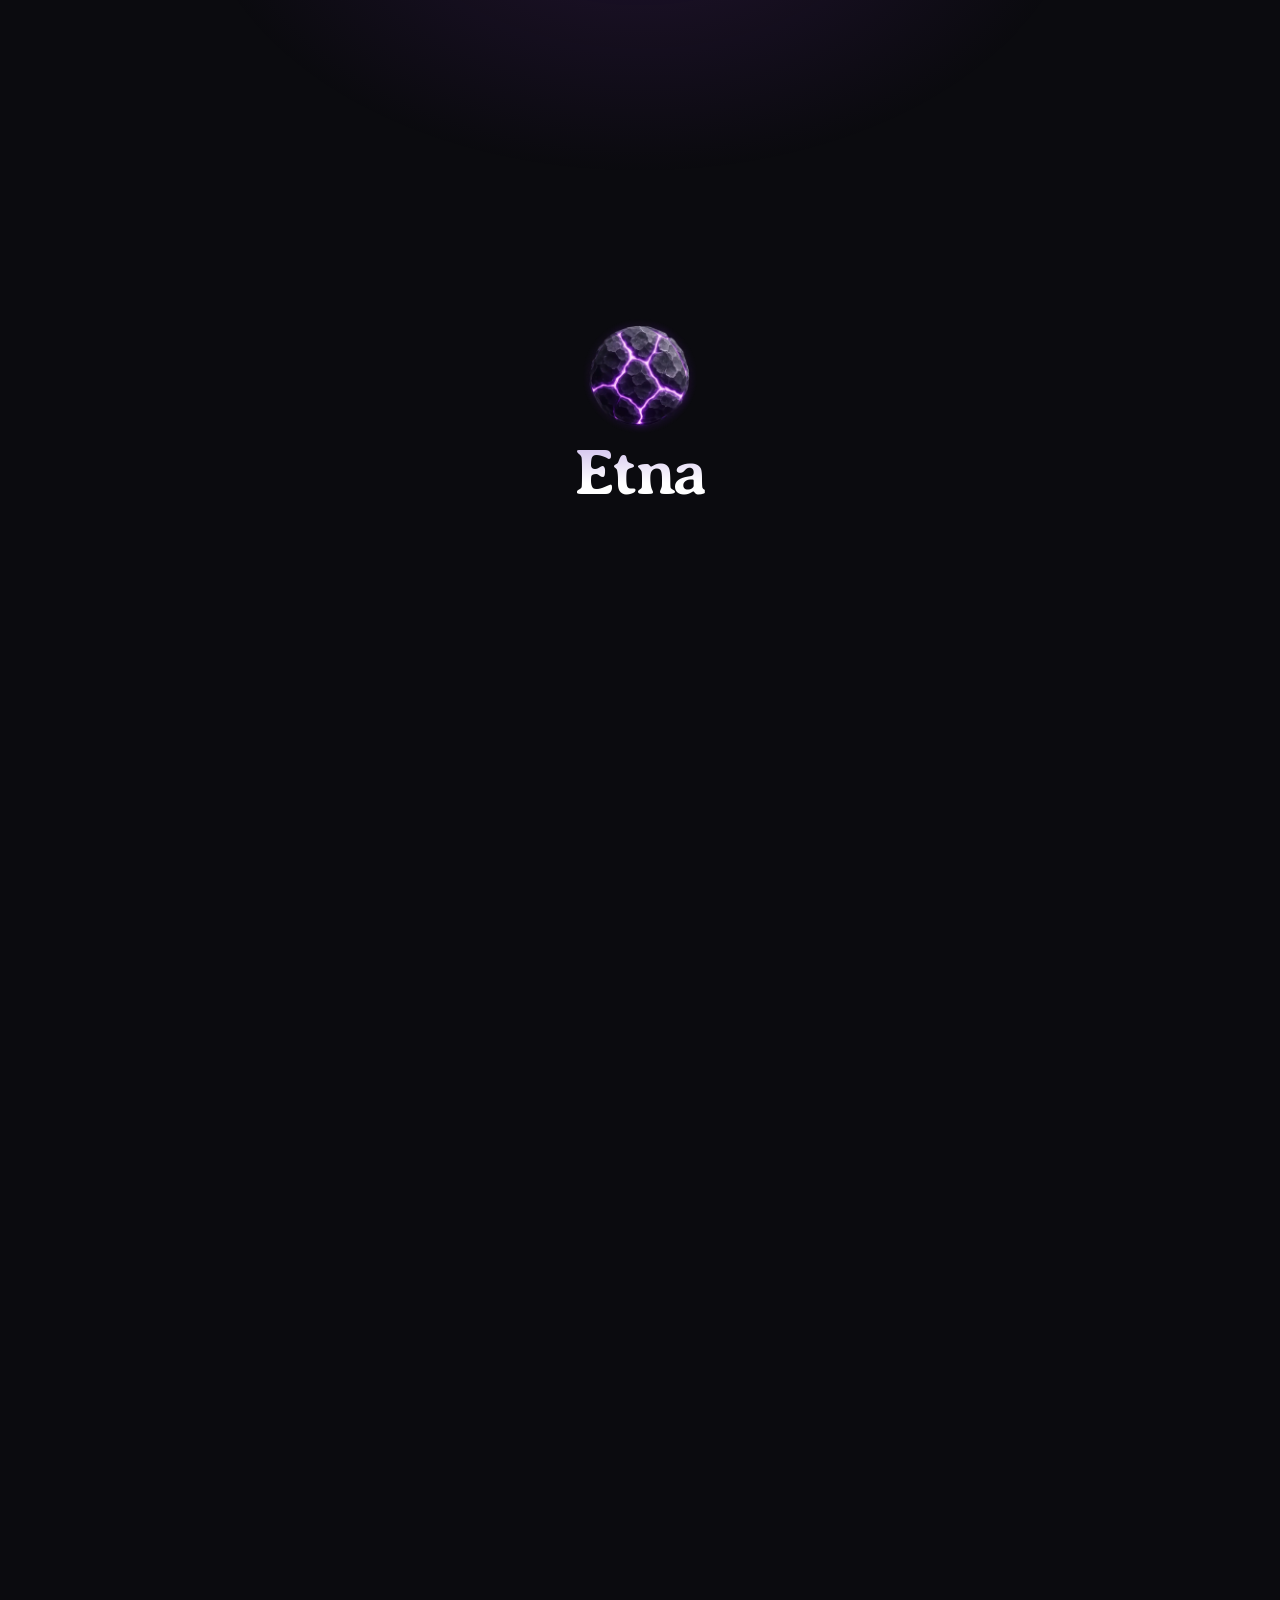
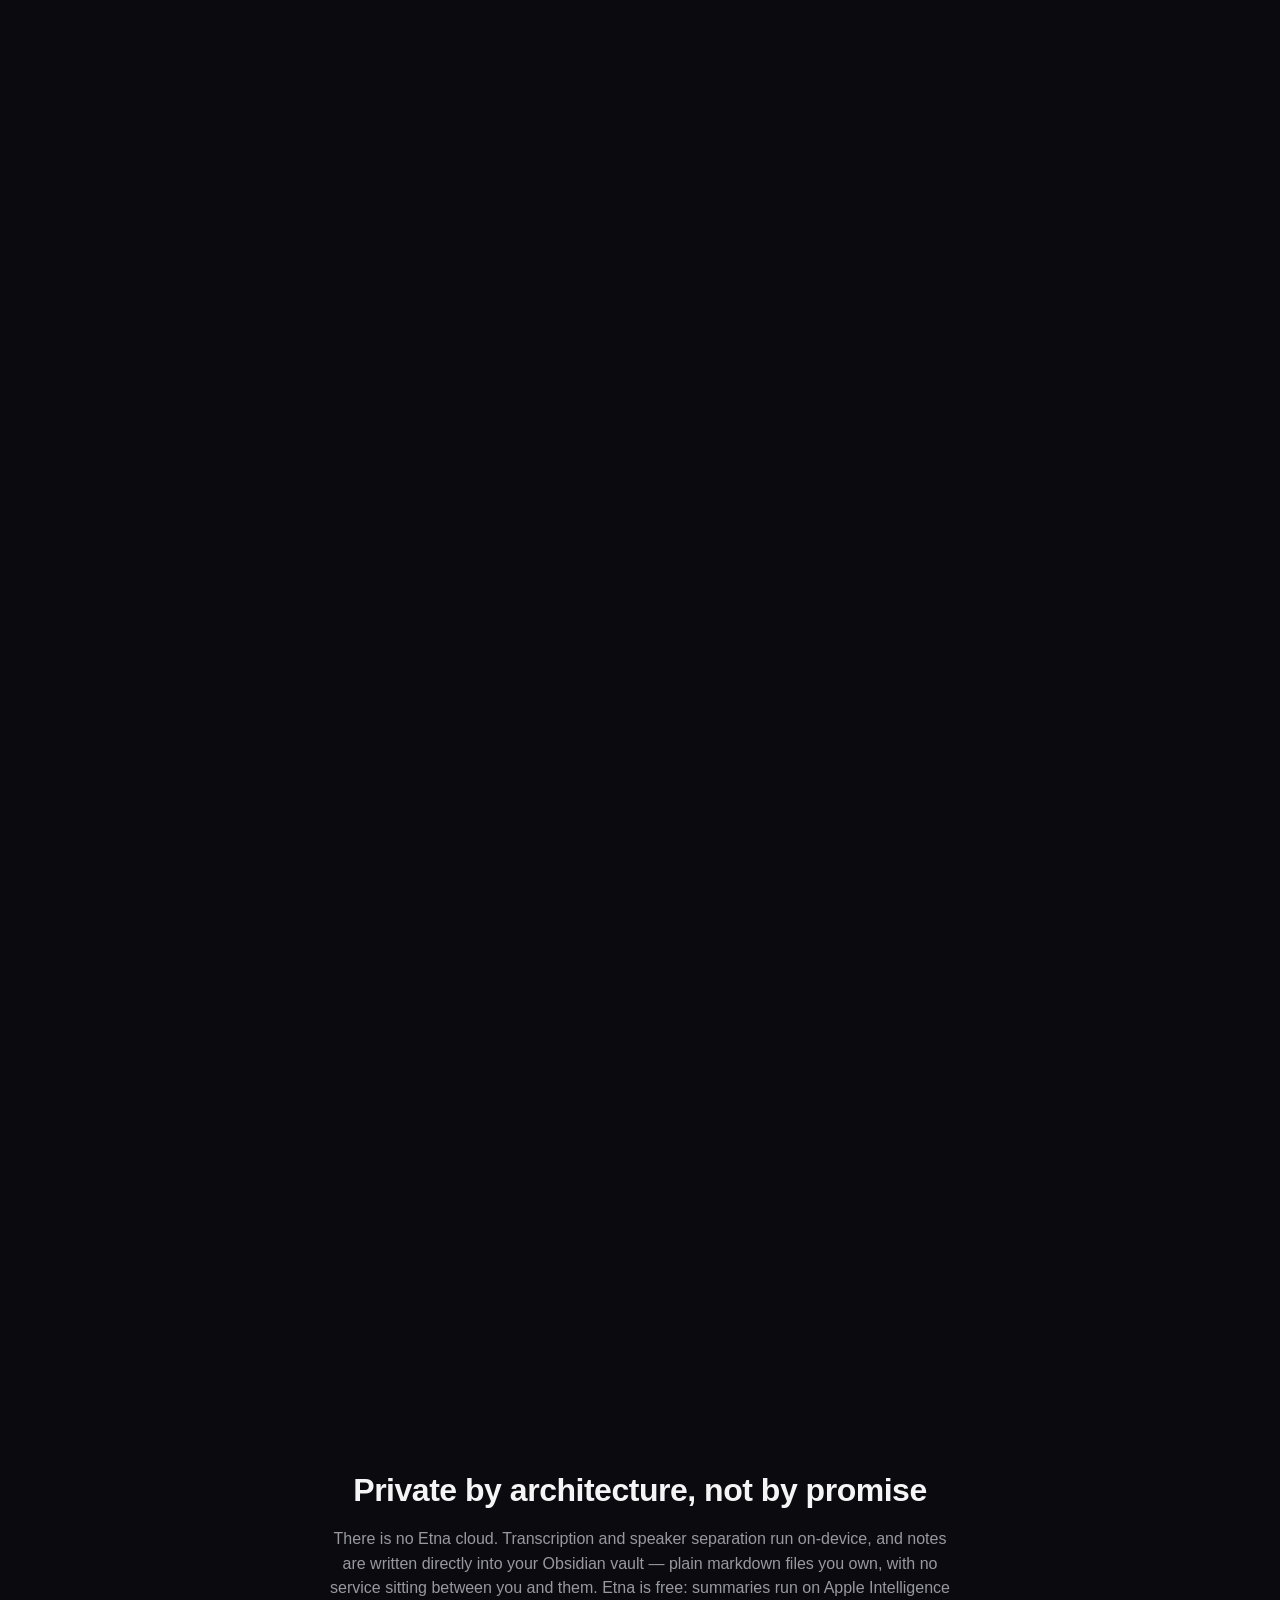
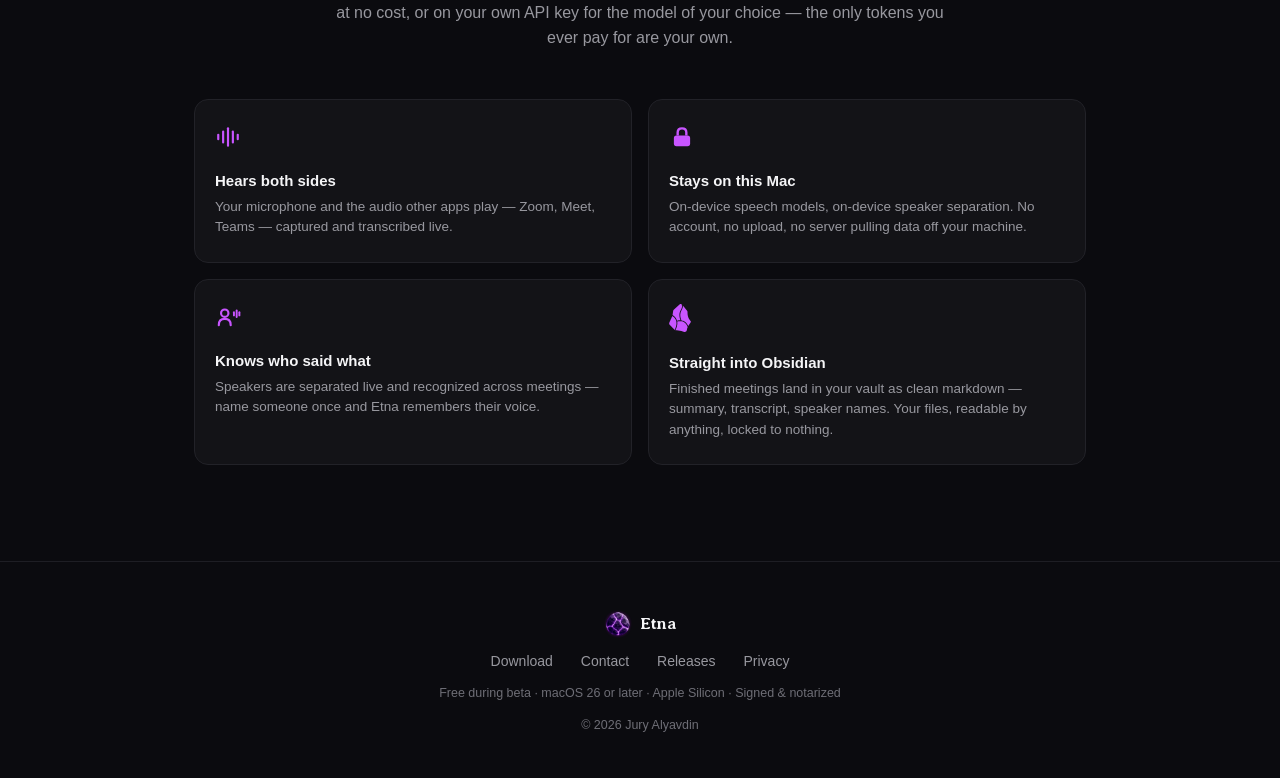
<file: index.html>
<!doctype html>
<html lang="en">
<head>
<meta charset="utf-8">
<meta name="viewport" content="width=device-width, initial-scale=1">
<title>Etna — Meeting notes, living natively on your Mac</title>
<meta name="description" content="Etna records both sides of your calls, transcribes them entirely on your Mac, and writes notes straight into your Obsidian vault. No servers, no subscription — your meetings never leave the device.">
<meta name="theme-color" content="#000000">
<link rel="icon" href="assets/favicon.svg" type="image/svg+xml">
<meta property="og:type" content="website">
<meta property="og:title" content="Etna — Meeting notes, living natively on your Mac">
<meta property="og:description" content="On-device meeting transcription that writes straight into your Obsidian vault. No servers, no subscription — your meetings never leave your Mac.">
<meta property="og:image" content="https://etnanote.com/assets/og-image.png">
<meta property="og:url" content="https://etnanote.com/">
<link rel="canonical" href="https://etnanote.com/">
<meta name="twitter:card" content="summary_large_image">
<link rel="stylesheet" href="style.css">
</head>
<body>

<main>

  <!-- ============ HERO + SCROLL ZOOM (one pinned section) ============ -->
  <section class="zoom" id="zoom">
    <div class="zoom__sticky" id="sticky">

      <header class="hero" id="hero">
        <div class="hero__brand">
          <video class="hero__orb" src="assets/etna-stone.mp4" poster="assets/etna-stone-poster.jpg"
                 autoplay muted loop playsinline width="48" height="48"></video>
          <span>Etna</span>
        </div>
      </header>

      <!-- scroll nudge: a purple thread falls below the lockup at rest -->
      <div class="scroll-nudge" id="scrollNudge" aria-hidden="true"></div>

      <!-- aurora behind the zoomed Mac -->
      <div class="zoom__aurora" id="aurora" aria-hidden="true"></div>

      <!-- MacBook running a fake meeting -->
      <div class="macbook" id="macbook" aria-hidden="true">
        <div class="mb-lid">
          <div class="mb-screen">

            <div class="meet">
              <div class="tile">
                <video src="assets/people/maya.mp4" autoplay muted loop playsinline></video>
                <span class="nametag">Maya</span>
              </div>
              <div class="tile">
                <video src="assets/people/tom.mp4" autoplay muted loop playsinline></video>
                <span class="nametag">Tom</span>
              </div>
              <div class="tile" style="--i:1">
                <video src="assets/people/marco.mp4" autoplay muted loop playsinline></video>
                <span class="ring"></span>
                <span class="nametag"><span class="mini-wave"><i></i><i></i><i></i></span>Marco</span>
              </div>
              <div class="tile" style="--i:0">
                <video src="assets/people/lena.mp4" autoplay muted loop playsinline></video>
                <span class="ring"></span>
                <span class="nametag"><span class="mini-wave"><i></i><i></i><i></i></span>Lena</span>
              </div>
              <div class="tile">
                <video src="assets/people/omar.mp4" autoplay muted loop playsinline></video>
                <span class="nametag">Omar</span>
              </div>
              <div class="tile tile--you">
                <video src="assets/people/you.mp4" autoplay muted loop playsinline></video>
                <span class="nametag"><svg class="mic-off" viewBox="0 0 12 12" width="8" height="8"><rect x="4.4" y="1.5" width="3.2" height="5.4" rx="1.6" fill="#ff6b62"/><path d="M3 6.2 Q3 9 6 9 Q9 9 9 6.2" stroke="#ff6b62" stroke-width="1" fill="none" stroke-linecap="round"/><line x1="6" y1="9" x2="6" y2="10.6" stroke="#ff6b62" stroke-width="1" stroke-linecap="round"/><line x1="2.2" y1="1.4" x2="9.8" y2="10.4" stroke="#ff453a" stroke-width="1.2" stroke-linecap="round"/></svg>Dan</span>
              </div>
            </div>

            <div class="meet__controls">
              <span></span><span></span><span class="end"></span>
            </div>

            <!-- Etna's notch island, live during the meeting -->
            <div class="island" id="mockIsland">
              <b class="island-bg"></b>
              <span class="wave"><i></i><i></i><i></i><i></i><i></i></span>
              <span class="timer js-timer">12:34</span>
            </div>

            <!-- luminous wash while the lid is ajar: the slit reads as
                 light, then resolves into the meeting as the lid opens -->
            <i class="mb-veil"></i>

          </div>
          <!-- aluminum lid back: visible only while the lid's rear faces
               the camera, so the screen never shines through the cover -->
          <i class="mb-lidback"></i>
        </div>
        <div class="mb-deck"><i class="mb-glow"></i><b class="mb-base"></b></div>
      </div>

      <!-- bottom melt: dissolves the zoomed Mac's cut edge into the page -->
      <div class="zoom__fade" id="zoomFade" aria-hidden="true"></div>

      <!-- Full-size notch panel: the app's onboarding first screen.
           The positioner is never zoomed; the panel inside carries the zoom. -->
      <div class="panel-pos" id="panelPos">
      <div class="panel" id="panel">
        <div class="panel__strip" aria-hidden="true">
          <span class="wave"><i></i><i></i><i></i><i></i><i></i></span>
          <span class="timer js-timer">12:34</span>
        </div>
        <div class="panel__body">
          <div class="panel__copy">
            <img class="panel__stone" src="assets/etna-stone.png" alt="" width="110" height="110">
            <h1>Meeting notes,<br>living natively on your&nbsp;Mac</h1>
            <p class="panel__sub">Etna records both sides of your calls, transcribes them entirely on-device, and writes clean markdown straight into your Obsidian vault. No servers, no subscription.</p>
          </div>
          <!-- second beat: the copy hands off to a transcript-style dialogue
               that scrolls like the app's live feed as turns arrive -->
          <div class="panel__dialog" aria-hidden="true">
            <div class="dlg" id="dlgScroll">
              <div class="msg msg--them msg--lena"><span>Lena</span><b><i class="msg__dots"><i></i><i></i><i></i></i><i class="msg__txt">Wait — you weren't taking notes this whole call?</i></b></div>
              <div class="msg msg--me"><span>Me</span><b><i class="msg__dots"><i></i><i></i><i></i></i><i class="msg__txt">Etna was. Right there on my Mac.</i></b></div>
              <div class="msg msg--them msg--marco"><span>Marco</span><b><i class="msg__dots"><i></i><i></i><i></i></i><i class="msg__txt">Where? You've been sharing your screen this whole time.</i></b></div>
              <div class="msg msg--me"><span>Me</span><b><i class="msg__dots"><i></i><i></i><i></i></i><i class="msg__txt">You can't see it — Etna ignores screen sharing. No one gets disturbed by its interface, and my notes stay mine.</i></b></div>
              <div class="msg msg--them msg--lena"><span>Lena</span><b><i class="msg__dots"><i></i><i></i><i></i></i><i class="msg__txt">So where do the notes end up?</i></b></div>
              <div class="msg msg--me"><span>Me</span><b><i class="msg__dots"><i></i><i></i><i></i></i><i class="msg__txt">Right after this meeting it's summarized automatically and lands in my Obsidian vault.</i></b></div>
              <div class="msg msg--them msg--marco"><span>Marco</span><b><i class="msg__dots"><i></i><i></i><i></i></i><i class="msg__txt">You didn't even start it, did you?</i></b></div>
              <div class="msg msg--me"><span>Me</span><b><i class="msg__dots"><i></i><i></i><i></i></i><i class="msg__txt">Never do. It detects the meeting, figures out who's talking, and writes it all down by itself.</i></b></div>
              <div class="msg msg--them msg--lena"><span>Lena</span><b><i class="msg__dots"><i></i><i></i><i></i></i><i class="msg__txt">And next week, when we've forgotten all of this?</i></b></div>
              <div class="msg msg--me"><span>Me</span><b><i class="msg__dots"><i></i><i></i><i></i></i><i class="msg__txt">It keeps a memory for every project we mention. The more meetings I have, the smarter my vault gets — all the dots connect.</i></b></div>
            </div>
          </div>
          <a class="cta-capsule" href="https://github.com/flip-sorry/etna-releases/releases/latest/download/Etna.dmg">Download Etna</a>
        </div>
      </div>
      </div>

    </div>
  </section>

  <!-- ============ VALUE PROPS ============ -->
  <section class="value">
    <h2>Private by architecture, not by promise</h2>
    <p class="value__lead">There is no Etna cloud. Transcription and speaker separation run on-device, and notes are written directly into your Obsidian vault — plain markdown files you own, with no service sitting between you and them. Etna is free: summaries run on Apple&nbsp;Intelligence at no cost, or on your own API key for the model of your choice — the only tokens you ever pay for are your own.</p>
    <div class="value__grid">
      <article>
        <svg viewBox="0 0 24 24" width="26" height="26" aria-hidden="true"><g stroke="currentColor" stroke-width="2" stroke-linecap="round"><line x1="3" y1="10" x2="3" y2="14"/><line x1="7.5" y1="7" x2="7.5" y2="17"/><line x1="12" y1="4" x2="12" y2="20"/><line x1="16.5" y1="7" x2="16.5" y2="17"/><line x1="21" y1="10" x2="21" y2="14"/></g></svg>
        <h3>Hears both sides</h3>
        <p>Your microphone and the audio other apps play — Zoom, Meet, Teams — captured and transcribed live.</p>
      </article>
      <article>
        <svg viewBox="0 0 24 24" width="26" height="26" aria-hidden="true"><rect x="4.5" y="10.5" width="15" height="10" rx="2.4" fill="currentColor"/><path d="M8 10.5 V7.8 Q8 4 12 4 Q16 4 16 7.8 V10.5" stroke="currentColor" stroke-width="2.2" fill="none"/></svg>
        <h3>Stays on this Mac</h3>
        <p>On-device speech models, on-device speaker separation. No account, no upload, no server pulling data off your machine.</p>
      </article>
      <article>
        <svg viewBox="0 0 24 24" width="26" height="26" aria-hidden="true"><circle cx="9" cy="8.5" r="3.4" fill="none" stroke="currentColor" stroke-width="2"/><path d="M3.5 19.5 Q3.5 13.8 9 13.8 Q14.5 13.8 14.5 19.5" fill="none" stroke="currentColor" stroke-width="2" stroke-linecap="round"/><g stroke="currentColor" stroke-width="1.8" stroke-linecap="round"><line x1="17.5" y1="7.5" x2="17.5" y2="10.5"/><line x1="20" y1="6" x2="20" y2="12"/><line x1="22.5" y1="7.5" x2="22.5" y2="10.5"/></g></svg>
        <h3>Knows who said what</h3>
        <p>Speakers are separated live and recognized across meetings — name someone once and Etna remembers their voice.</p>
      </article>
      <article>
        <svg viewBox="0 0 311 401" width="22" height="28" aria-hidden="true"><path fill="currentColor" d="M115.496 251.754C144.334 245.221 171.673 243.036 196.461 252.313C221.931 261.846 245.869 283.948 265.853 329.04C259.386 343.221 255.921 358.613 254.103 372.124C251.641 390.407 233.752 404.689 215.975 399.758C190.644 392.778 161.315 381.893 134.925 379.864C131.449 379.597 94.565 376.801 94.4785 376.794C93.1143 376.697 91.7678 376.494 90.4492 376.193C115.645 324.784 121.058 284.005 115.496 251.754ZM45.6719 171.174C63.5251 183.006 85.163 201.467 96.8867 230.066C109.806 261.582 111.176 306.66 79.6475 370.964C78.8034 370.284 77.9964 369.552 77.2344 368.768L7.54199 296.993C-0.0744281 289.151 -2.1366 277.454 2.33886 267.479C2.41869 267.304 38.0884 188.904 45.6719 171.174ZM257.048 98.165C260.966 103.145 262.975 109.333 263.005 115.669C263.084 132.339 264.459 166.563 273.675 188.605C282.64 210.046 299.093 233.202 307.692 244.597C310.992 248.97 311.498 254.883 308.71 259.6C302.641 269.875 290.65 289.606 273.675 314.92C273.45 315.255 273.229 315.591 273.009 315.929C252.842 274.169 228.281 251.409 200.666 241.074C192.941 238.183 185.058 236.3 177.071 235.225C162.812 198.643 158.597 171.486 159.525 150.092C160.477 128.178 166.838 111.843 174.095 97.0596C181.194 82.597 189.935 68.3539 194.031 52.5117C196.604 42.5608 197.409 31.9452 195.406 19.8555L257.048 98.165ZM148.974 6.84765C157.211 -0.562172 168.715 -1.86292 178.079 2.48241C185.753 22.1361 185.73 36.6775 182.413 49.5078C178.726 63.7703 171.123 75.881 163.322 91.7734C155.679 107.345 148.587 125.37 147.536 149.572C146.567 171.907 150.758 199.102 163.821 234.154C147.012 233.651 129.879 236.191 112.905 240.035C111.531 234.965 109.88 230.128 107.989 225.516C94.1611 191.782 68.0846 171.155 48.7715 158.882C51.2497 143.905 55.3225 114.556 57.9893 96.875C58.9119 90.759 61.931 85.1522 66.5293 81.0156L148.974 6.84765Z"/></svg>
        <h3>Straight into Obsidian</h3>
        <p>Finished meetings land in your vault as clean markdown — summary, transcript, speaker names. Your files, readable by anything, locked to nothing.</p>
      </article>
    </div>
  </section>

</main>

<footer>
  <div class="footer__brand">
    <img src="assets/etna-stone.png" alt="" width="28" height="28">
    <span>Etna</span>
  </div>
  <nav class="footer__links">
    <a href="https://github.com/flip-sorry/etna-releases/releases/latest/download/Etna.dmg">Download</a>
    <a href="mailto:mail@j-alyavdin.com">Contact</a>
    <a href="https://github.com/flip-sorry/etna-releases">Releases</a>
    <a href="/privacy">Privacy</a>
  </nav>
  <p class="footer__fine">Free during beta · macOS 26 or later · Apple Silicon · Signed &amp; notarized</p>
  <p class="footer__fine">© 2026 Jury Alyavdin</p>
</footer>

<script src="script.js"></script>
</body>
</html>
</file>
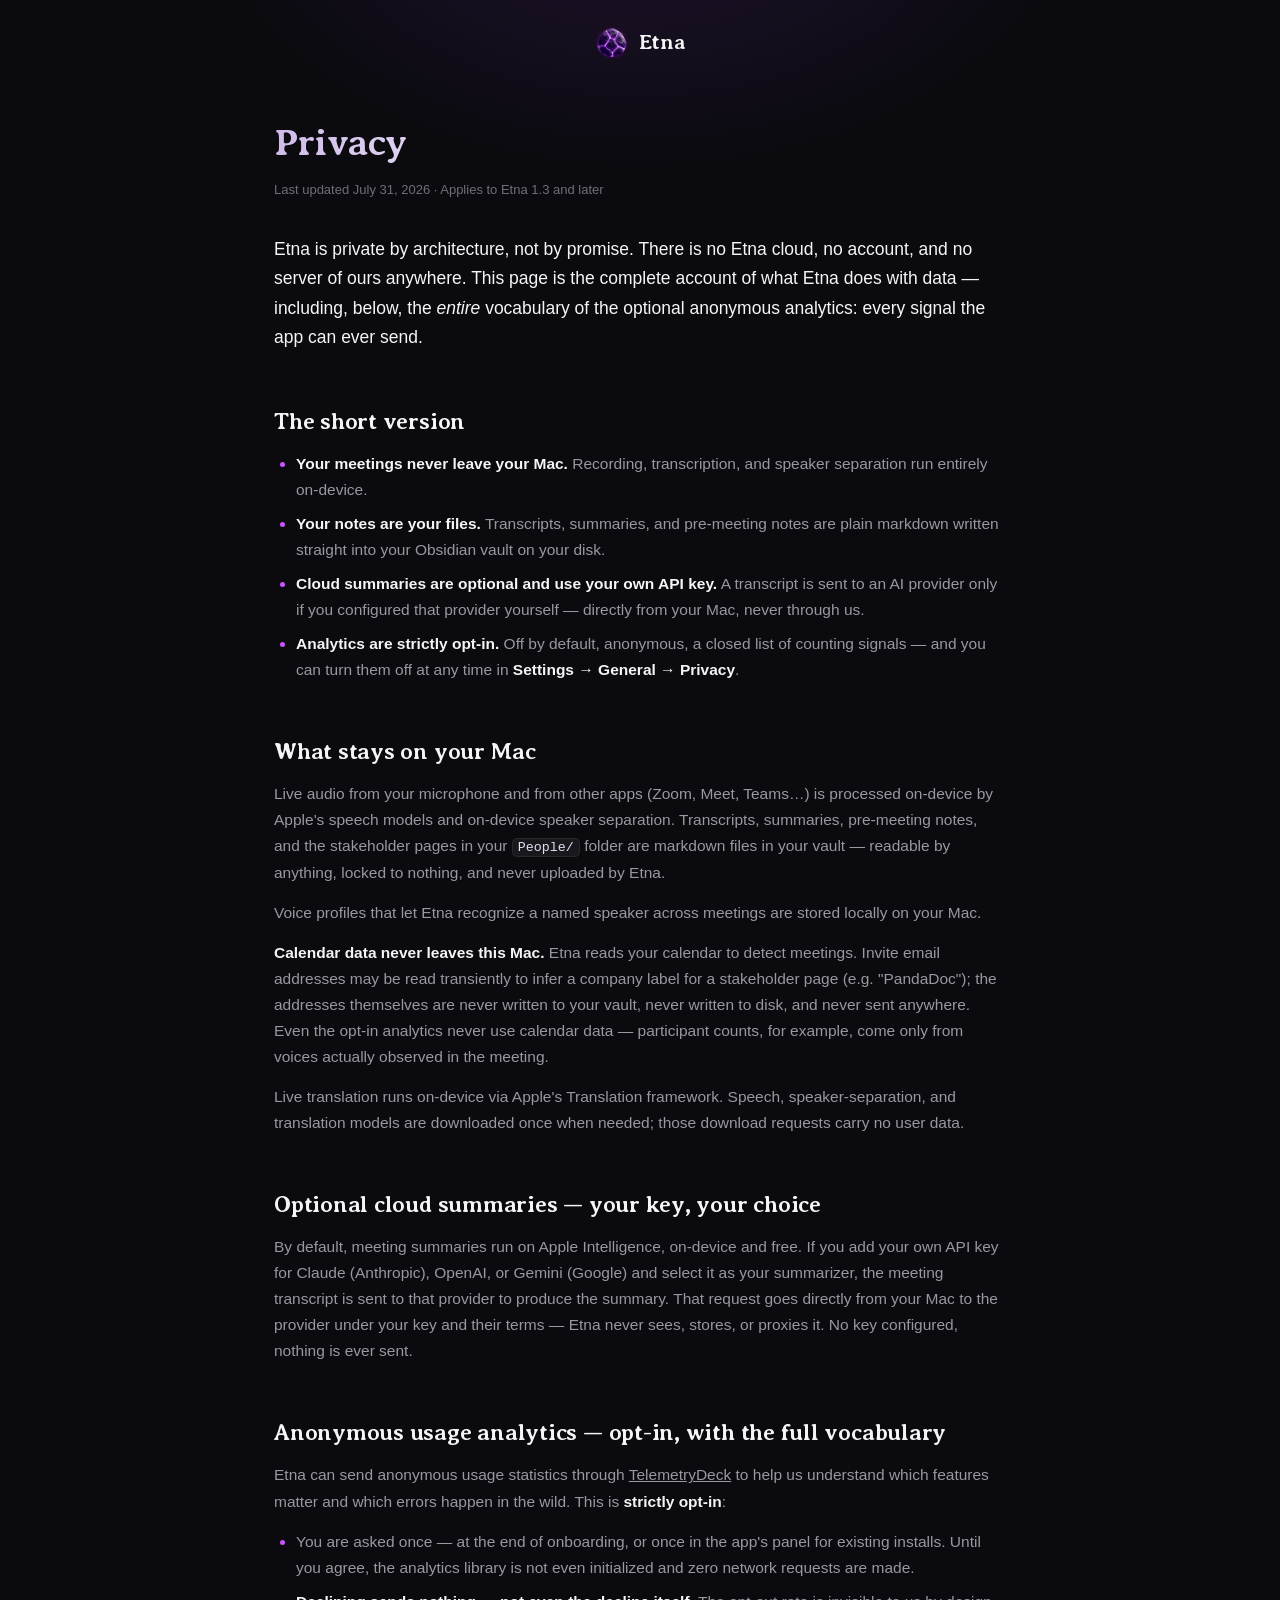
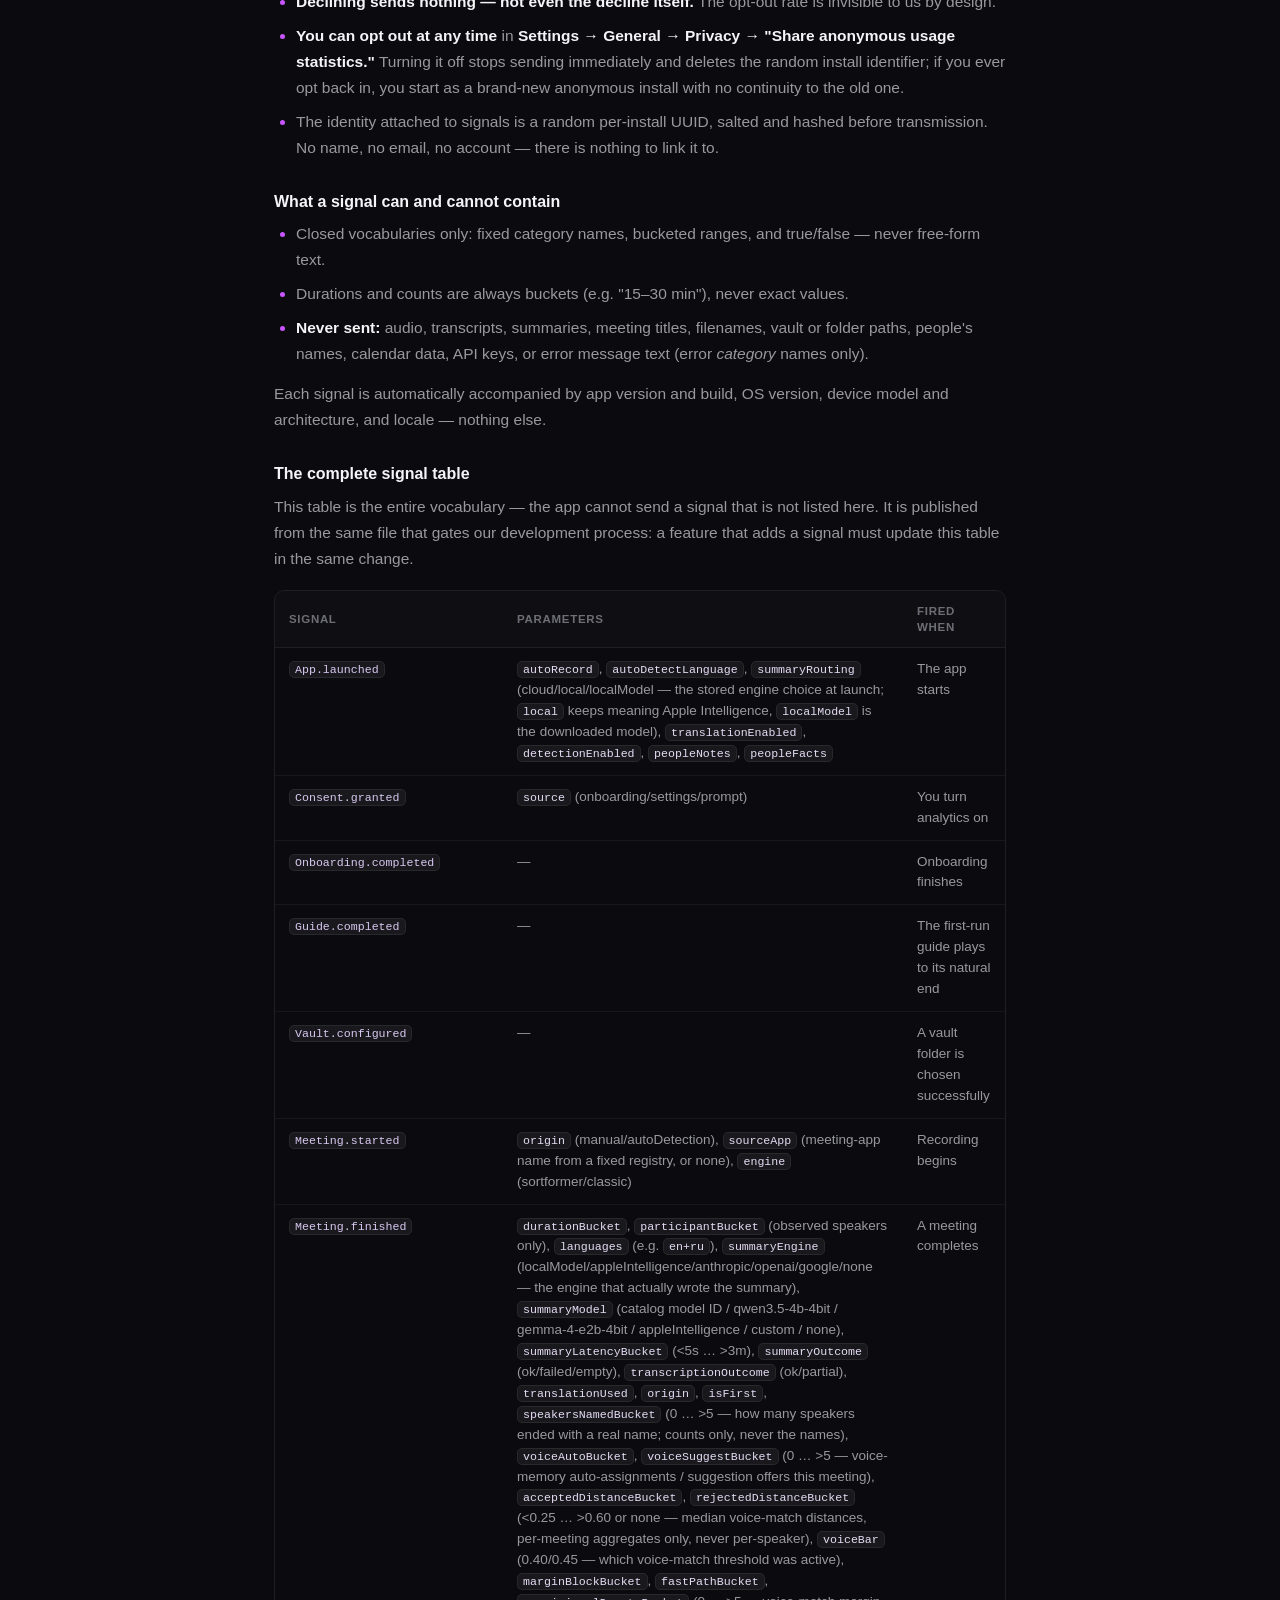
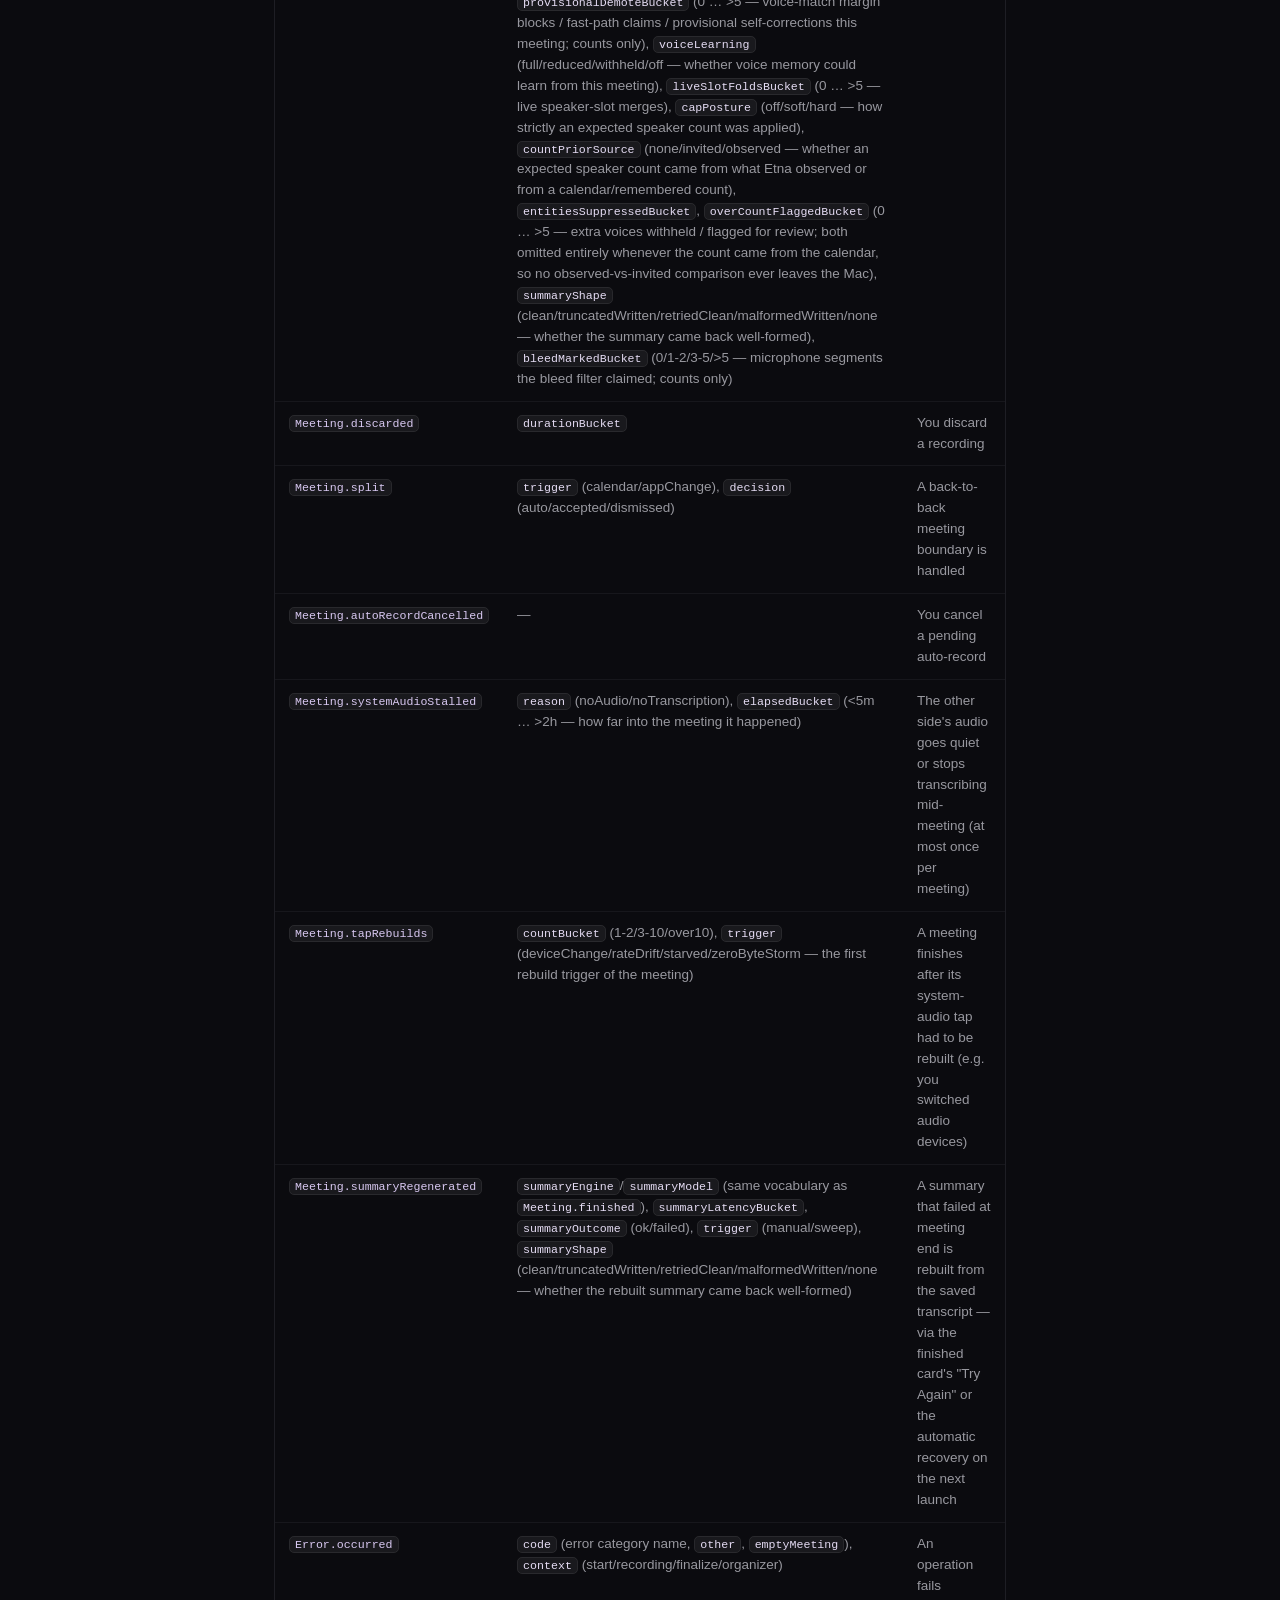
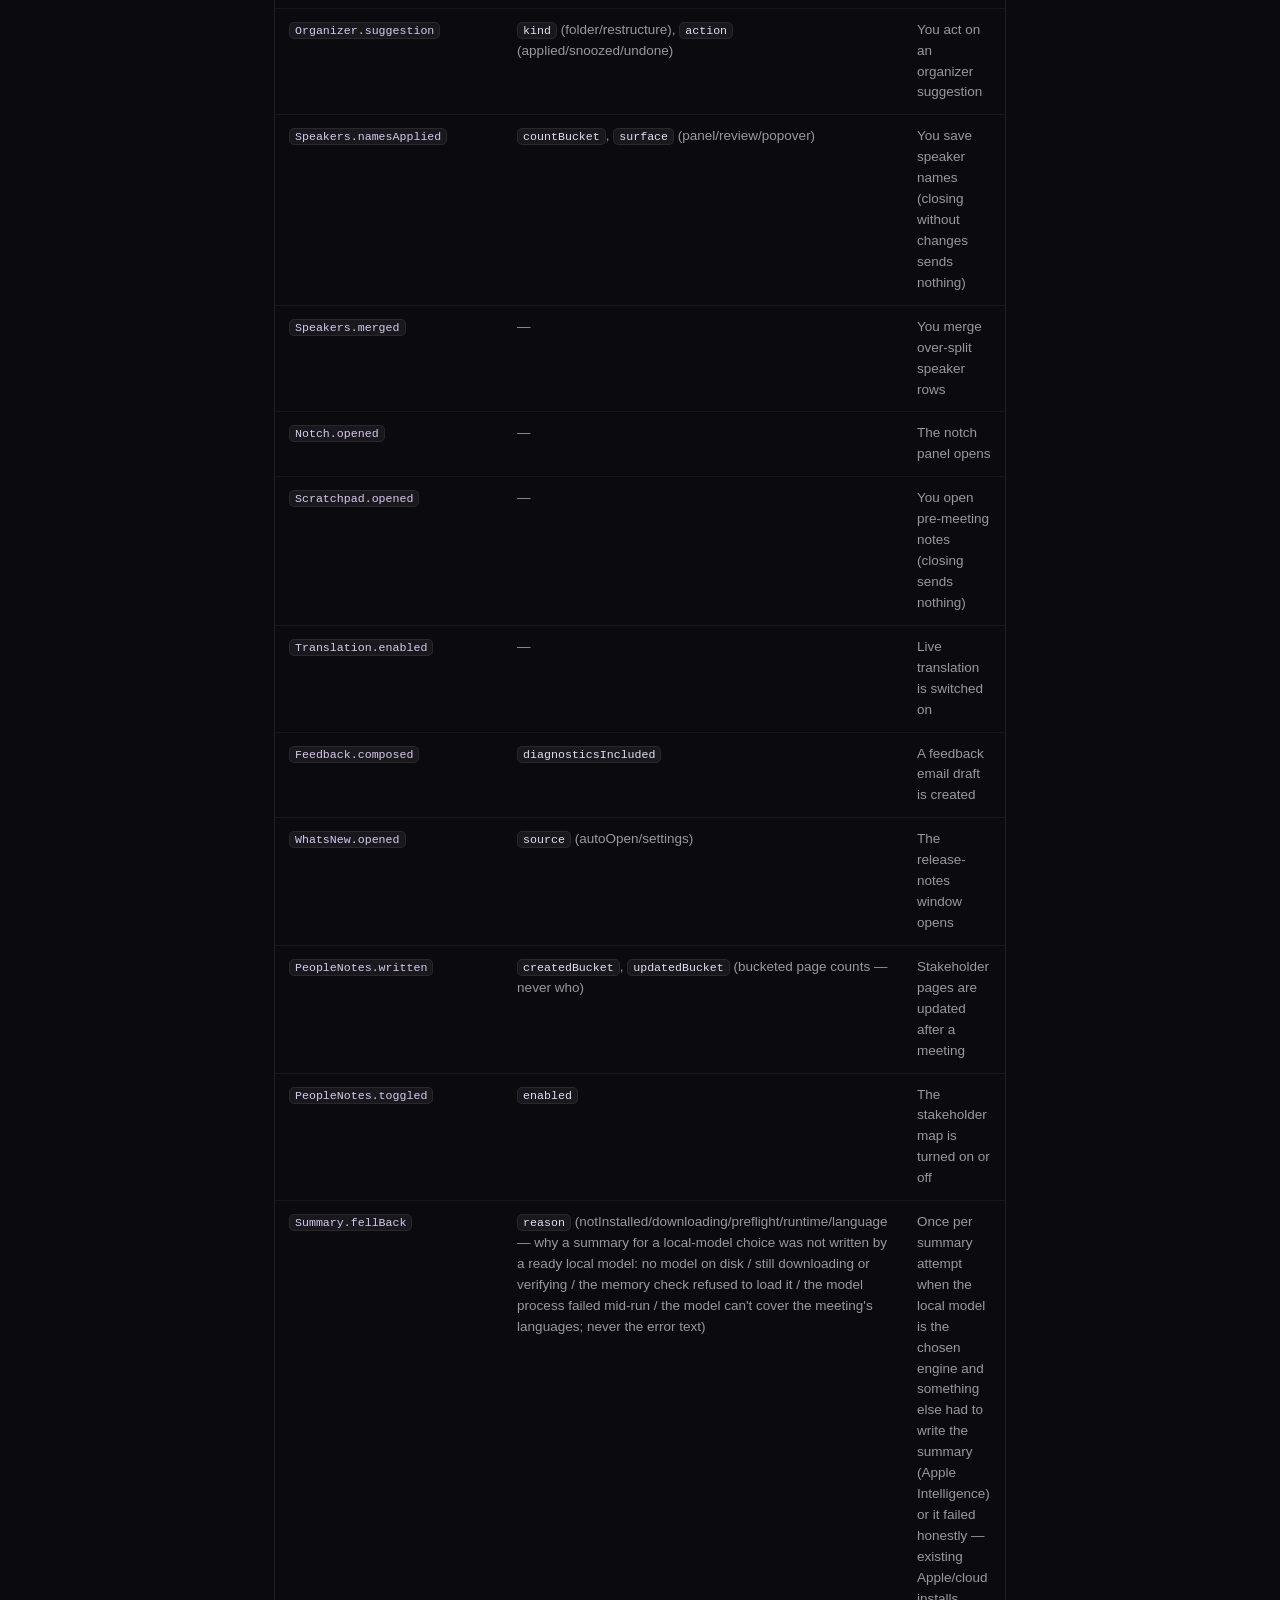
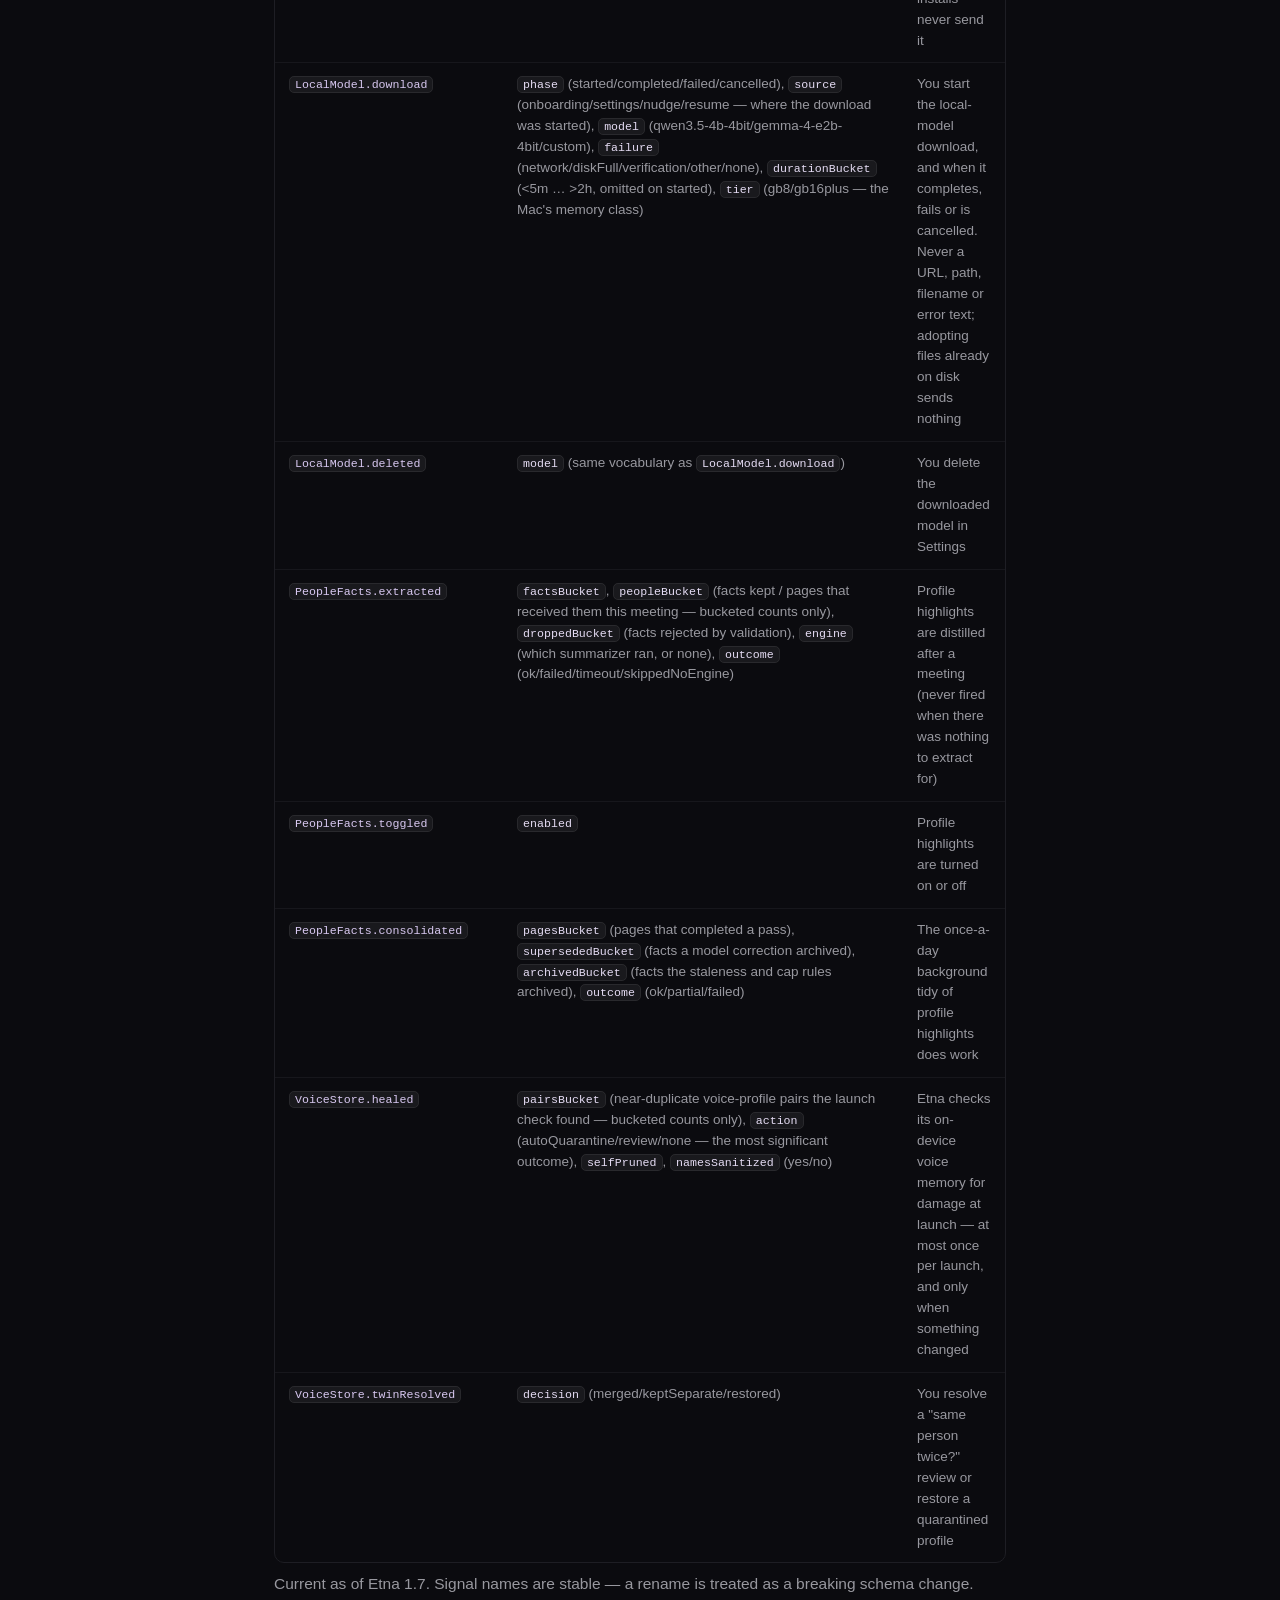
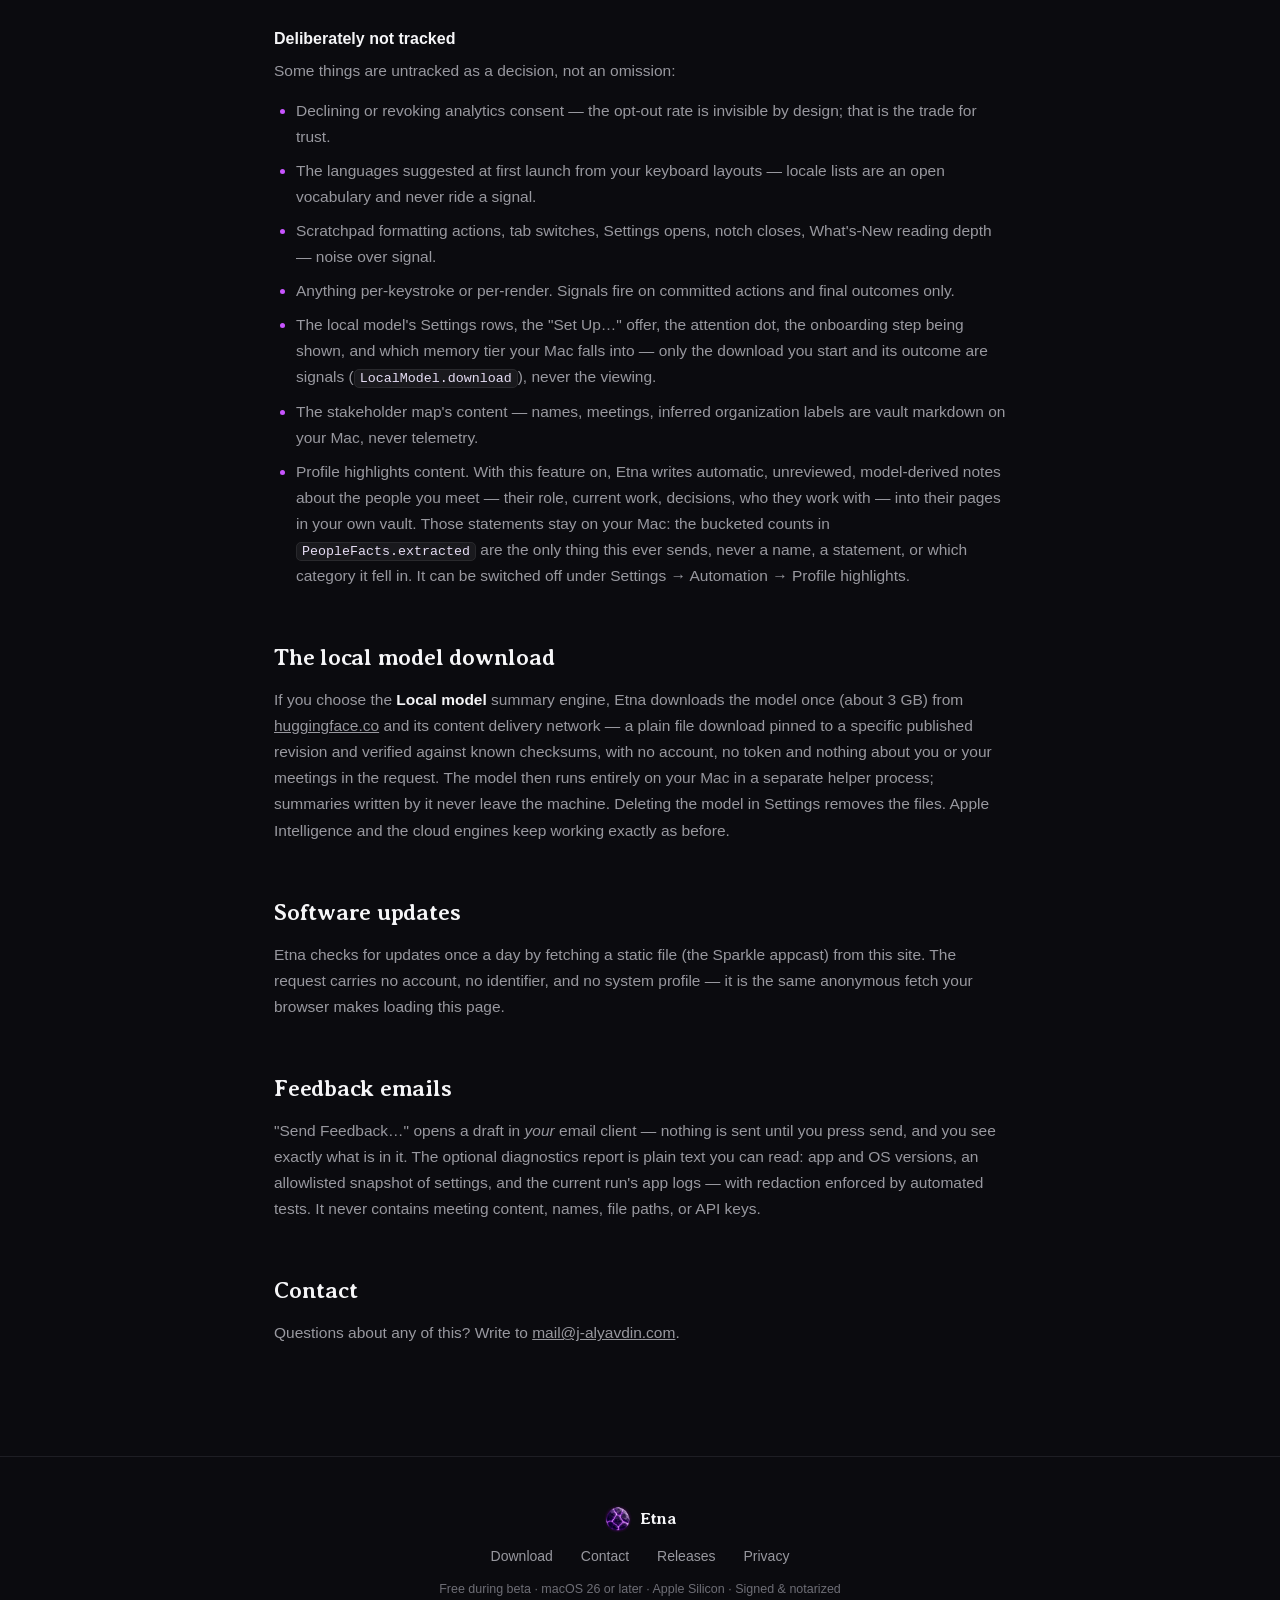
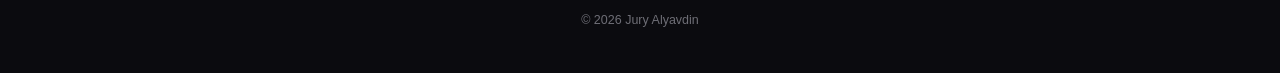
<file: privacy.html>
<!doctype html>
<html lang="en">
<head>
<meta charset="utf-8">
<meta name="viewport" content="width=device-width, initial-scale=1">
<title>Privacy — Etna</title>
<meta name="description" content="Etna is private by architecture: on-device transcription, notes in your own Obsidian vault, no servers, no account. This page is the complete account of what Etna does with data, including the full opt-in analytics vocabulary.">
<meta name="theme-color" content="#000000">
<link rel="icon" href="assets/favicon.svg" type="image/svg+xml">
<meta property="og:type" content="website">
<meta property="og:title" content="Privacy — Etna">
<meta property="og:description" content="On-device transcription, notes in your own vault, no servers. The complete account of what Etna does with data — including every analytics signal it can ever send.">
<meta property="og:image" content="https://etnanote.com/assets/og-image.png">
<meta property="og:url" content="https://etnanote.com/privacy">
<link rel="canonical" href="https://etnanote.com/privacy">
<link rel="stylesheet" href="style.css">
<style>
  /* ---- privacy page (scoped; tokens come from style.css) ---- */
  .topbar {
    display: flex; align-items: center; justify-content: center;
    padding: 26px 24px 10px;
  }
  .topbar a {
    display: flex; align-items: center; gap: 10px;
    text-decoration: none;
    font-family: 'Averia Serif Libre', Georgia, serif;
    font-weight: 700; font-size: 21px; letter-spacing: -0.02em;
  }
  .legal {
    max-width: 780px; margin: 0 auto;
    padding: 28px 24px 96px;
  }
  .legal h1 {
    font-family: 'Averia Serif Libre', Georgia, serif;
    font-weight: 700; font-size: 38px; letter-spacing: -0.02em;
    margin: 18px 0 10px;
    background: linear-gradient(115deg, #cdb9e8 0%, #fff 55%, #cdb9e8 100%);
    -webkit-background-clip: text; background-clip: text; color: transparent;
  }
  .legal .updated { margin: 0 0 34px; font-size: 13px; color: var(--text-3); }
  .legal h2 {
    font-family: 'Averia Serif Libre', Georgia, serif;
    font-weight: 700; font-size: 23px; letter-spacing: -0.01em;
    margin: 52px 0 14px; color: var(--text);
  }
  .legal h3 { font-size: 16px; margin: 30px 0 8px; color: var(--text); }
  .legal p, .legal li { font-size: 15.5px; line-height: 1.68; color: var(--text-2); }
  .legal p { margin: 0 0 14px; }
  .legal ul { margin: 0 0 14px; padding-left: 22px; }
  .legal li { margin-bottom: 8px; }
  .legal li::marker { color: var(--accent); }
  .legal strong { color: var(--text); font-weight: 600; }
  .legal .lead { font-size: 17.5px; color: var(--text); }
  .legal code {
    font-family: ui-monospace, "SF Mono", SFMono-Regular, Menlo, monospace;
    font-size: .86em;
    background: rgba(255,255,255,.06);
    border: 1px solid rgba(255,255,255,.07);
    padding: 1px 5px; border-radius: 5px;
    color: #e6ddf5; white-space: nowrap;
  }
  .table-scroll {
    overflow-x: auto; margin: 18px 0 8px;
    border: 1px solid #1e1e24; border-radius: var(--r-m);
    -webkit-overflow-scrolling: touch;
  }
  .legal table { width: 100%; border-collapse: collapse; font-size: 13.5px; min-width: 640px; }
  .legal th {
    text-align: left; font-weight: 600; color: var(--text-3);
    font-size: 11.5px; text-transform: uppercase; letter-spacing: .06em;
    padding: 12px 14px; border-bottom: 1px solid #1e1e24;
    background: rgba(255,255,255,.02);
  }
  .legal td {
    padding: 11px 14px; vertical-align: top;
    border-bottom: 1px solid #17171c;
    color: var(--text-2); line-height: 1.55;
  }
  .legal tr:last-child td { border-bottom: none; }
  .legal td:first-child code { color: #d9c9f2; }
  .tnote { font-size: 13px; color: var(--text-3); margin-top: 10px; }
</style>
</head>
<body class="no-zoom">

<div class="topbar">
  <a href="/">
    <img src="assets/etna-stone.png" alt="" width="34" height="34">
    <span>Etna</span>
  </a>
</div>

<main class="legal">
  <h1>Privacy</h1>
  <p class="updated">Last updated July 31, 2026 · Applies to Etna 1.3 and later</p>

  <p class="lead">Etna is private by architecture, not by promise. There is no Etna cloud,
  no account, and no server of ours anywhere. This page is the complete account of what
  Etna does with data — including, below, the <em>entire</em> vocabulary of the optional
  anonymous analytics: every signal the app can ever send.</p>

  <h2>The short version</h2>
  <ul>
    <li><strong>Your meetings never leave your Mac.</strong> Recording, transcription, and
      speaker separation run entirely on-device.</li>
    <li><strong>Your notes are your files.</strong> Transcripts, summaries, and pre-meeting
      notes are plain markdown written straight into your Obsidian vault on your disk.</li>
    <li><strong>Cloud summaries are optional and use your own API key.</strong> A transcript
      is sent to an AI provider only if you configured that provider yourself — directly
      from your Mac, never through us.</li>
    <li><strong>Analytics are strictly opt-in.</strong> Off by default, anonymous, a closed
      list of counting signals — and you can turn them off at any time in
      <strong>Settings&nbsp;→&nbsp;General&nbsp;→&nbsp;Privacy</strong>.</li>
  </ul>

  <h2>What stays on your Mac</h2>
  <p>Live audio from your microphone and from other apps (Zoom, Meet, Teams…) is processed
  on-device by Apple's speech models and on-device speaker separation. Transcripts,
  summaries, pre-meeting notes, and the stakeholder pages in your <code>People/</code>
  folder are markdown files in your vault — readable by anything, locked to nothing, and
  never uploaded by Etna.</p>
  <p>Voice profiles that let Etna recognize a named speaker across meetings are stored
  locally on your Mac.</p>
  <p><strong>Calendar data never leaves this Mac.</strong> Etna reads your calendar to
  detect meetings. Invite email addresses may be read transiently to infer a company label
  for a stakeholder page (e.g. "PandaDoc"); the addresses themselves are never written to
  your vault, never written to disk, and never sent anywhere. Even the opt-in analytics
  never use calendar data — participant counts, for example, come only from voices
  actually observed in the meeting.</p>
  <p>Live translation runs on-device via Apple's Translation framework. Speech,
  speaker-separation, and translation models are downloaded once when needed; those
  download requests carry no user data.</p>

  <h2>Optional cloud summaries — your key, your choice</h2>
  <p>By default, meeting summaries run on Apple&nbsp;Intelligence, on-device and free. If
  you add your own API key for Claude (Anthropic), OpenAI, or Gemini (Google) and select
  it as your summarizer, the meeting transcript is sent to that provider to produce the
  summary. That request goes directly from your Mac to the provider under your key and
  their terms — Etna never sees, stores, or proxies it. No key configured, nothing is
  ever sent.</p>

  <h2>Anonymous usage analytics — opt-in, with the full vocabulary</h2>
  <p>Etna can send anonymous usage statistics through
  <a href="https://telemetrydeck.com">TelemetryDeck</a> to help us understand which
  features matter and which errors happen in the wild. This is <strong>strictly
  opt-in</strong>:</p>
  <ul>
    <li>You are asked once — at the end of onboarding, or once in the app's panel for
      existing installs. Until you agree, the analytics library is not even initialized
      and zero network requests are made.</li>
    <li><strong>Declining sends nothing — not even the decline itself.</strong> The
      opt-out rate is invisible to us by design.</li>
    <li><strong>You can opt out at any time</strong> in
      <strong>Settings&nbsp;→&nbsp;General&nbsp;→&nbsp;Privacy → "Share anonymous usage
      statistics."</strong> Turning it off stops sending immediately and deletes the
      random install identifier; if you ever opt back in, you start as a brand-new
      anonymous install with no continuity to the old one.</li>
    <li>The identity attached to signals is a random per-install UUID, salted and hashed
      before transmission. No name, no email, no account — there is nothing to link it to.</li>
  </ul>

  <h3>What a signal can and cannot contain</h3>
  <ul>
    <li>Closed vocabularies only: fixed category names, bucketed ranges, and true/false —
      never free-form text.</li>
    <li>Durations and counts are always buckets (e.g. "15–30&nbsp;min"), never exact values.</li>
    <li><strong>Never sent:</strong> audio, transcripts, summaries, meeting titles,
      filenames, vault or folder paths, people's names, calendar data, API keys, or error
      message text (error <em>category</em> names only).</li>
  </ul>
  <p>Each signal is automatically accompanied by app version and build, OS version, device
  model and architecture, and locale — nothing else.</p>

  <h3>The complete signal table</h3>
  <p>This table is the entire vocabulary — the app cannot send a signal that is not listed
  here. It is published from the same file that gates our development process: a feature
  that adds a signal must update this table in the same change.</p>

  <div class="table-scroll">
  <table>
    <thead><tr><th>Signal</th><th>Parameters</th><th>Fired when</th></tr></thead>
    <tbody>
      <tr><td><code>App.launched</code></td><td><code>autoRecord</code>, <code>autoDetectLanguage</code>, <code>summaryRouting</code> (cloud/local/localModel — the stored engine choice at launch; <code>local</code> keeps meaning Apple Intelligence, <code>localModel</code> is the downloaded model), <code>translationEnabled</code>, <code>detectionEnabled</code>, <code>peopleNotes</code>, <code>peopleFacts</code></td><td>The app starts</td></tr>
      <tr><td><code>Consent.granted</code></td><td><code>source</code> (onboarding/settings/prompt)</td><td>You turn analytics on</td></tr>
      <tr><td><code>Onboarding.completed</code></td><td>—</td><td>Onboarding finishes</td></tr>
      <tr><td><code>Guide.completed</code></td><td>—</td><td>The first-run guide plays to its natural end</td></tr>
      <tr><td><code>Vault.configured</code></td><td>—</td><td>A vault folder is chosen successfully</td></tr>
      <tr><td><code>Meeting.started</code></td><td><code>origin</code> (manual/autoDetection), <code>sourceApp</code> (meeting-app name from a fixed registry, or none), <code>engine</code> (sortformer/classic)</td><td>Recording begins</td></tr>
      <tr><td><code>Meeting.finished</code></td><td><code>durationBucket</code>, <code>participantBucket</code> (observed speakers only), <code>languages</code> (e.g. <code>en+ru</code>), <code>summaryEngine</code> (localModel/appleIntelligence/anthropic/openai/google/none — the engine that actually wrote the summary), <code>summaryModel</code> (catalog model ID / qwen3.5-4b-4bit / gemma-4-e2b-4bit / appleIntelligence / custom / none), <code>summaryLatencyBucket</code> (&lt;5s … &gt;3m), <code>summaryOutcome</code> (ok/failed/empty), <code>transcriptionOutcome</code> (ok/partial), <code>translationUsed</code>, <code>origin</code>, <code>isFirst</code>, <code>speakersNamedBucket</code> (0 … &gt;5 — how many speakers ended with a real name; counts only, never the names), <code>voiceAutoBucket</code>, <code>voiceSuggestBucket</code> (0 … &gt;5 — voice-memory auto-assignments / suggestion offers this meeting), <code>acceptedDistanceBucket</code>, <code>rejectedDistanceBucket</code> (&lt;0.25 … &gt;0.60 or none — median voice-match distances, per-meeting aggregates only, never per-speaker), <code>voiceBar</code> (0.40/0.45 — which voice-match threshold was active), <code>marginBlockBucket</code>, <code>fastPathBucket</code>, <code>provisionalDemoteBucket</code> (0 … &gt;5 — voice-match margin blocks / fast-path claims / provisional self-corrections this meeting; counts only), <code>voiceLearning</code> (full/reduced/withheld/off — whether voice memory could learn from this meeting), <code>liveSlotFoldsBucket</code> (0 … &gt;5 — live speaker-slot merges), <code>capPosture</code> (off/soft/hard — how strictly an expected speaker count was applied), <code>countPriorSource</code> (none/invited/observed — whether an expected speaker count came from what Etna observed or from a calendar/remembered count), <code>entitiesSuppressedBucket</code>, <code>overCountFlaggedBucket</code> (0 … &gt;5 — extra voices withheld / flagged for review; both omitted entirely whenever the count came from the calendar, so no observed-vs-invited comparison ever leaves the Mac), <code>summaryShape</code> (clean/truncatedWritten/retriedClean/malformedWritten/none — whether the summary came back well-formed), <code>bleedMarkedBucket</code> (0/1-2/3-5/&gt;5 — microphone segments the bleed filter claimed; counts only)</td><td>A meeting completes</td></tr>
      <tr><td><code>Meeting.discarded</code></td><td><code>durationBucket</code></td><td>You discard a recording</td></tr>
      <tr><td><code>Meeting.split</code></td><td><code>trigger</code> (calendar/appChange), <code>decision</code> (auto/accepted/dismissed)</td><td>A back-to-back meeting boundary is handled</td></tr>
      <tr><td><code>Meeting.autoRecordCancelled</code></td><td>—</td><td>You cancel a pending auto-record</td></tr>
      <tr><td><code>Meeting.systemAudioStalled</code></td><td><code>reason</code> (noAudio/noTranscription), <code>elapsedBucket</code> (&lt;5m … &gt;2h — how far into the meeting it happened)</td><td>The other side's audio goes quiet or stops transcribing mid-meeting (at most once per meeting)</td></tr>
      <tr><td><code>Meeting.tapRebuilds</code></td><td><code>countBucket</code> (1-2/3-10/over10), <code>trigger</code> (deviceChange/rateDrift/starved/zeroByteStorm — the first rebuild trigger of the meeting)</td><td>A meeting finishes after its system-audio tap had to be rebuilt (e.g. you switched audio devices)</td></tr>
      <tr><td><code>Meeting.summaryRegenerated</code></td><td><code>summaryEngine</code>/<code>summaryModel</code> (same vocabulary as <code>Meeting.finished</code>), <code>summaryLatencyBucket</code>, <code>summaryOutcome</code> (ok/failed), <code>trigger</code> (manual/sweep), <code>summaryShape</code> (clean/truncatedWritten/retriedClean/malformedWritten/none — whether the rebuilt summary came back well-formed)</td><td>A summary that failed at meeting end is rebuilt from the saved transcript — via the finished card's "Try Again" or the automatic recovery on the next launch</td></tr>
      <tr><td><code>Error.occurred</code></td><td><code>code</code> (error category name, <code>other</code>, <code>emptyMeeting</code>), <code>context</code> (start/recording/finalize/organizer)</td><td>An operation fails</td></tr>
      <tr><td><code>Organizer.suggestion</code></td><td><code>kind</code> (folder/restructure), <code>action</code> (applied/snoozed/undone)</td><td>You act on an organizer suggestion</td></tr>
      <tr><td><code>Speakers.namesApplied</code></td><td><code>countBucket</code>, <code>surface</code> (panel/review/popover)</td><td>You save speaker names (closing without changes sends nothing)</td></tr>
      <tr><td><code>Speakers.merged</code></td><td>—</td><td>You merge over-split speaker rows</td></tr>
      <tr><td><code>Notch.opened</code></td><td>—</td><td>The notch panel opens</td></tr>
      <tr><td><code>Scratchpad.opened</code></td><td>—</td><td>You open pre-meeting notes (closing sends nothing)</td></tr>
      <tr><td><code>Translation.enabled</code></td><td>—</td><td>Live translation is switched on</td></tr>
      <tr><td><code>Feedback.composed</code></td><td><code>diagnosticsIncluded</code></td><td>A feedback email draft is created</td></tr>
      <tr><td><code>WhatsNew.opened</code></td><td><code>source</code> (autoOpen/settings)</td><td>The release-notes window opens</td></tr>
      <tr><td><code>PeopleNotes.written</code></td><td><code>createdBucket</code>, <code>updatedBucket</code> (bucketed page counts — never who)</td><td>Stakeholder pages are updated after a meeting</td></tr>
      <tr><td><code>PeopleNotes.toggled</code></td><td><code>enabled</code></td><td>The stakeholder map is turned on or off</td></tr>
      <tr><td><code>Summary.fellBack</code></td><td><code>reason</code> (notInstalled/downloading/preflight/runtime/language — why a summary for a local-model choice was not written by a ready local model: no model on disk / still downloading or verifying / the memory check refused to load it / the model process failed mid-run / the model can't cover the meeting's languages; never the error text)</td><td>Once per summary attempt when the local model is the chosen engine and something else had to write the summary (Apple Intelligence) or it failed honestly — existing Apple/cloud installs never send it</td></tr>
      <tr><td><code>LocalModel.download</code></td><td><code>phase</code> (started/completed/failed/cancelled), <code>source</code> (onboarding/settings/nudge/resume — where the download was started), <code>model</code> (qwen3.5-4b-4bit/gemma-4-e2b-4bit/custom), <code>failure</code> (network/diskFull/verification/other/none), <code>durationBucket</code> (&lt;5m … &gt;2h, omitted on started), <code>tier</code> (gb8/gb16plus — the Mac's memory class)</td><td>You start the local-model download, and when it completes, fails or is cancelled. Never a URL, path, filename or error text; adopting files already on disk sends nothing</td></tr>
      <tr><td><code>LocalModel.deleted</code></td><td><code>model</code> (same vocabulary as <code>LocalModel.download</code>)</td><td>You delete the downloaded model in Settings</td></tr>
      <tr><td><code>PeopleFacts.extracted</code></td><td><code>factsBucket</code>, <code>peopleBucket</code> (facts kept / pages that received them this meeting — bucketed counts only), <code>droppedBucket</code> (facts rejected by validation), <code>engine</code> (which summarizer ran, or none), <code>outcome</code> (ok/failed/timeout/skippedNoEngine)</td><td>Profile highlights are distilled after a meeting (never fired when there was nothing to extract for)</td></tr>
      <tr><td><code>PeopleFacts.toggled</code></td><td><code>enabled</code></td><td>Profile highlights are turned on or off</td></tr>
      <tr><td><code>PeopleFacts.consolidated</code></td><td><code>pagesBucket</code> (pages that completed a pass), <code>supersededBucket</code> (facts a model correction archived), <code>archivedBucket</code> (facts the staleness and cap rules archived), <code>outcome</code> (ok/partial/failed)</td><td>The once-a-day background tidy of profile highlights does work</td></tr>
      <tr><td><code>VoiceStore.healed</code></td><td><code>pairsBucket</code> (near-duplicate voice-profile pairs the launch check found — bucketed counts only), <code>action</code> (autoQuarantine/review/none — the most significant outcome), <code>selfPruned</code>, <code>namesSanitized</code> (yes/no)</td><td>Etna checks its on-device voice memory for damage at launch — at most once per launch, and only when something changed</td></tr>
      <tr><td><code>VoiceStore.twinResolved</code></td><td><code>decision</code> (merged/keptSeparate/restored)</td><td>You resolve a "same person twice?" review or restore a quarantined profile</td></tr>
    </tbody>
  </table>
  </div>
  <p class="tnote">Current as of Etna 1.7. Signal names are stable — a rename is
  treated as a breaking schema change.</p>

  <h3>Deliberately not tracked</h3>
  <p>Some things are untracked as a decision, not an omission:</p>
  <ul>
    <li>Declining or revoking analytics consent — the opt-out rate is invisible by design;
      that is the trade for trust.</li>
    <li>The languages suggested at first launch from your keyboard layouts — locale lists
      are an open vocabulary and never ride a signal.</li>
    <li>Scratchpad formatting actions, tab switches, Settings opens, notch closes,
      What's-New reading depth — noise over signal.</li>
    <li>Anything per-keystroke or per-render. Signals fire on committed actions and final
      outcomes only.</li>
    <li>The local model's Settings rows, the "Set Up…" offer, the attention dot, the
      onboarding step being shown, and which memory tier your Mac falls into — only the
      download you start and its outcome are signals (<code>LocalModel.download</code>),
      never the viewing.</li>
    <li>The stakeholder map's content — names, meetings, inferred organization labels are
      vault markdown on your Mac, never telemetry.</li>
    <li>Profile highlights content. With this feature on, Etna writes automatic,
      unreviewed, model-derived notes about the people you meet — their role, current work,
      decisions, who they work with — into their pages in your own vault. Those statements
      stay on your Mac: the bucketed counts in <code>PeopleFacts.extracted</code> are the
      only thing this ever sends, never a name, a statement, or which category it fell in.
      It can be switched off under Settings → Automation → Profile highlights.</li>
  </ul>

  <h2>The local model download</h2>
  <p>If you choose the <strong>Local model</strong> summary engine, Etna downloads the
  model once (about 3 GB) from <a href="https://huggingface.co">huggingface.co</a> and its
  content delivery network — a plain file download pinned to a specific published
  revision and verified against known checksums, with no account, no token and nothing
  about you or your meetings in the request. The model then runs entirely on your Mac in a
  separate helper process; summaries written by it never leave the machine. Deleting the
  model in Settings removes the files. Apple Intelligence and the cloud engines keep
  working exactly as before.</p>

  <h2>Software updates</h2>
  <p>Etna checks for updates once a day by fetching a static file (the Sparkle appcast)
  from this site. The request carries no account, no identifier, and no system profile —
  it is the same anonymous fetch your browser makes loading this page.</p>

  <h2>Feedback emails</h2>
  <p>"Send Feedback…" opens a draft in <em>your</em> email client — nothing is sent until
  you press send, and you see exactly what is in it. The optional diagnostics report is
  plain text you can read: app and OS versions, an allowlisted snapshot of settings, and
  the current run's app logs — with redaction enforced by automated tests. It never
  contains meeting content, names, file paths, or API keys.</p>

  <h2>Contact</h2>
  <p>Questions about any of this? Write to
  <a href="mailto:mail@j-alyavdin.com">mail@j-alyavdin.com</a>.</p>
</main>

<footer>
  <div class="footer__brand">
    <img src="assets/etna-stone.png" alt="" width="28" height="28">
    <span>Etna</span>
  </div>
  <nav class="footer__links">
    <a href="https://github.com/flip-sorry/etna-releases/releases/latest/download/Etna.dmg">Download</a>
    <a href="mailto:mail@j-alyavdin.com">Contact</a>
    <a href="https://github.com/flip-sorry/etna-releases">Releases</a>
    <a href="/privacy">Privacy</a>
  </nav>
  <p class="footer__fine">Free during beta · macOS 26 or later · Apple Silicon · Signed &amp; notarized</p>
  <p class="footer__fine">© 2026 Jury Alyavdin</p>
</footer>

</body>
</html>
</file>
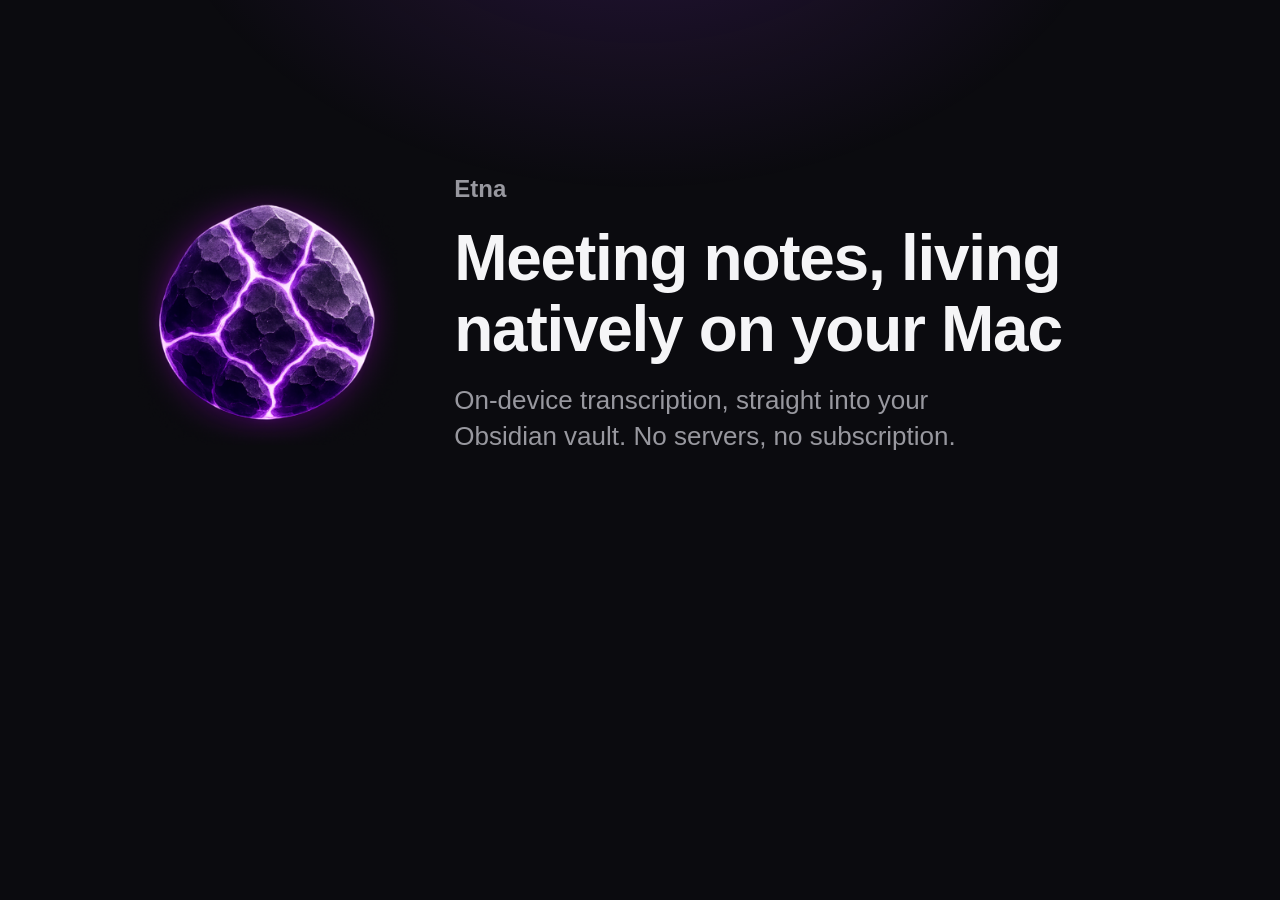
<file: assets/og.html>
<!doctype html>
<html><head><meta charset="utf-8"><style>
  body { margin:0; width:1200px; height:630px; background:#0b0b0f; overflow:hidden;
         font-family:-apple-system, BlinkMacSystemFont, "SF Pro Display", "Segoe UI", sans-serif;
         display:flex; align-items:center; justify-content:center; }
  body::before { content:''; position:fixed; inset:0;
         background: radial-gradient(700px 500px at 50% -160px, rgba(150,60,230,.22), transparent 70%); }
  .wrap { position:relative; display:flex; align-items:center; gap:56px; }
  img { width:260px; height:260px; }
  h1 { margin:0; color:#f5f5f7; font-size:64px; letter-spacing:-.02em; line-height:1.1; font-weight:700; }
  p  { margin:18px 0 0; color:#98989f; font-size:26px; max-width:560px; line-height:1.4; }
  .brand { display:flex; align-items:center; gap:10px; color:#98989f; font-size:24px;
           font-weight:600; margin-bottom:20px; }
</style></head>
<body>
  <div class="wrap">
    <img src="etna-stone.png" alt="">
    <div>
      <div class="brand">Etna</div>
      <h1>Meeting notes, living<br>natively on your Mac</h1>
      <p>On-device transcription, straight into your Obsidian vault. No servers, no subscription.</p>
    </div>
  </div>
</body></html>
</file>
<file: style.css>
/* ============ Tokens (mirrors the app's design system) ============ */
:root {
  --bg: #0b0b0f;
  --surface: #000;
  --text: #f5f5f7;
  --text-2: #98989f;
  --text-3: #6e6e76;
  --accent: #c855ff;        /* marketing accent, from the Etna stone */
  --blue: #0A84FF;          /* app accent (capability-row icons) */
  --red: #ff453a;           /* notch waveform */
  --cta: #4d4d4d;           /* neutral notch CTA fill */
  --r-s: 6px; --r-m: 10px; --r-l: 14px;
  --d-fast: .15s; --d-normal: .25s; --d-slow: .35s;
  --iu: 1px;                /* island unit: 1/285 of island width (cqw below) */
}

/* brand serif, self-hosted — no Google CDN callout on a privacy product */
@font-face {
  font-family: 'Averia Serif Libre';
  font-style: normal;
  font-weight: 700;
  font-display: swap;
  src: url('assets/fonts/averia-serif-libre-700.woff2') format('woff2');
}

/* ============ Base ============ */
*, *::before, *::after { box-sizing: border-box; }
html { scroll-behavior: smooth; }
body {
  margin: 0;
  background: var(--bg);
  color: var(--text);
  font-family: -apple-system, BlinkMacSystemFont, "SF Pro Text", "Segoe UI", Roboto, Helvetica, Arial, sans-serif;
  -webkit-font-smoothing: antialiased;
  line-height: 1.4;
}
body::before {
  content: '';
  position: fixed; inset: 0; z-index: -1; pointer-events: none;
  background: radial-gradient(640px 420px at 50% -120px, rgba(150, 60, 230, .16), transparent 70%);
}
img { display: block; }
a { color: inherit; }
:focus-visible { outline: 2px solid var(--accent); outline-offset: 2px; }

/* ============ Zoom section (hero + pinned choreography) ============ */
/* 1040vh: the dialogue tail owns the extra 260vh over the old 780vh track —
   lid/Mac/morph keep their original scroll-pixel pacing (see script.js),
   only the streamed turns get more scroll per message */
.zoom { height: 1040vh; }
.zoom__sticky {
  position: sticky; top: 0;
  height: 100vh; overflow: clip;
  display: flex; flex-direction: column; align-items: center;
}

/* ---- Hero copy ---- */
.hero {
  position: relative; z-index: 2;
  width: 100%; max-width: 720px;
  text-align: center;
  padding: clamp(40px, 8vh, 88px) 24px 0;
}
/* stacked stone-over-wordmark lockup; JS holds it big at mid-screen while
   the lid is shut, then lifts and shrinks it as the Mac opens */
.hero__brand {
  display: flex; flex-direction: column; align-items: center; gap: 2px;
  transform-origin: 50% 0;
}
/* animated stone loop; the radial mask melts the clip's dark vignette
   into the page background so the rectangle never reads as a box */
.hero__orb {
  width: 48px; height: 48px;
  -webkit-mask-image: radial-gradient(closest-side, #000 84%, transparent 100%);
  mask-image: radial-gradient(closest-side, #000 84%, transparent 100%);
}
.hero__brand span {
  font-family: 'Averia Serif Libre', Georgia, 'Times New Roman', serif;
  font-weight: 700;
  font-size: 27px;
  letter-spacing: -.05em;
  line-height: 1.1;
  background: linear-gradient(180deg, #c9b6e9, #fff 62%);
  -webkit-background-clip: text; background-clip: text;
  -webkit-text-fill-color: transparent;
  color: #fff;
}

/* ---- scroll nudge (initial screen only) ----
   A thin purple thread below the resting lockup: a short comet line —
   bright leading edge, fading tail, the wordmark's lavender melting into
   the app purple — falls through a masked track with a scroll-flick
   easing, rests, repeats. JS fades the whole element out on the first
   scroll. Its base transform parks the line above the track, so the
   global reduced-motion animation kill leaves it clipped away invisibly;
   the static layouts also hide it outright. */
.scroll-nudge {
  position: absolute; left: 50%; top: 68%; z-index: 2;
  width: 2px; height: 64px;
  margin-left: -1px;
  overflow: hidden;
  pointer-events: none;
  -webkit-mask-image: linear-gradient(180deg, transparent, #000 25%, #000 75%, transparent);
  mask-image: linear-gradient(180deg, transparent, #000 25%, #000 75%, transparent);
}
.scroll-nudge::before {
  content: '';
  position: absolute; left: 0; top: 0;
  width: 100%; height: 26px;
  border-radius: 1px;
  background: linear-gradient(180deg,
    transparent, rgba(201, 182, 233, .85) 55%, rgba(191, 90, 242, .95));
  transform: translateY(-26px);
  animation: nudge-fall 3s cubic-bezier(.45, .05, .2, 1) .8s infinite;
}
@keyframes nudge-fall {
  0%   { transform: translateY(-26px); }
  60%  { transform: translateY(64px); }
  100% { transform: translateY(64px); }
}

/* ---- aurora behind the zoomed Mac (fades in with the zoom) ----
   Colors are the app's own transcript palette (macOS dark-mode system
   colors): speaker green/orange/purple/teal/pink/indigo + the Me-bubble
   accent blue #0A84FF. Three layers hold three permutations of that
   palette; a slow counter-phased crossfade (plus a slight drift on the
   pseudo layers) keeps the sky continuously morphing while every hue on
   screen stays one the app actually uses. JS drives the CONTAINER's
   opacity with scroll, so the animation lives on ::before/::after only.
   Reduced motion: the global animation kill freezes this at the base
   layer. */
.zoom__aurora {
  position: absolute; inset: 0; z-index: 0;
  /* Apple-hero construction: THREE huge overlapping fields per layer
     (cool anchor left, wide wash center, warm anchor right), centers
     parked above the frame so only the long soft tail is visible, with
     a mid alpha stop smoothing the falloff. The container mask melts
     everything downward into black — no hard band edge. */
  background:
    radial-gradient(55% 90% at 12% -18%, rgba(10, 132, 255, .30), rgba(10, 132, 255, .10) 45%, transparent 72%),
    radial-gradient(70% 100% at 50% -25%, rgba(191, 90, 242, .22), rgba(191, 90, 242, .08) 50%, transparent 75%),
    radial-gradient(55% 90% at 88% -18%, rgba(255, 55, 95, .26), rgba(255, 55, 95, .09) 45%, transparent 72%);
  -webkit-mask-image: linear-gradient(180deg, #000 0, #000 20%, rgba(0, 0, 0, .55) 45%, transparent 78%);
  mask-image: linear-gradient(180deg, #000 0, #000 20%, rgba(0, 0, 0, .55) 45%, transparent 78%);
  opacity: 0;
  pointer-events: none;
}
/* oversized so the drift never uncovers an edge (.zoom__sticky clips) */
.zoom__aurora::before,
.zoom__aurora::after {
  content: '';
  position: absolute; inset: -6%;
  opacity: 0;
  animation: 24s ease-in-out infinite;
}
.zoom__aurora::before {
  background:
    radial-gradient(55% 90% at 12% -18%, rgba(191, 90, 242, .28), rgba(191, 90, 242, .09) 45%, transparent 72%),
    radial-gradient(70% 100% at 50% -25%, rgba(255, 55, 95, .18), rgba(255, 55, 95, .07) 50%, transparent 75%),
    radial-gradient(55% 90% at 88% -18%, rgba(255, 159, 10, .22), rgba(255, 159, 10, .08) 45%, transparent 72%);
  animation-name: aurora-warm;
}
.zoom__aurora::after {
  background:
    radial-gradient(55% 90% at 12% -18%, rgba(64, 200, 224, .26), rgba(64, 200, 224, .09) 45%, transparent 72%),
    radial-gradient(70% 100% at 50% -25%, rgba(10, 132, 255, .18), rgba(10, 132, 255, .07) 50%, transparent 75%),
    radial-gradient(55% 90% at 88% -18%, rgba(191, 90, 242, .24), rgba(191, 90, 242, .08) 45%, transparent 72%);
  animation-name: aurora-cool;
}
@keyframes aurora-warm {
  0%   { opacity: 0; transform: translate3d(0, 0, 0); }
  33%  { opacity: 1; transform: translate3d(1.5%, 0, 0); }
  66%  { opacity: 0; transform: translate3d(3%, 0, 0); }
  100% { opacity: 0; transform: translate3d(0, 0, 0); }
}
@keyframes aurora-cool {
  0%   { opacity: 0; transform: translate3d(0, 0, 0); }
  33%  { opacity: 0; transform: translate3d(-3%, 0, 0); }
  66%  { opacity: 1; transform: translate3d(-1.5%, 0, 0); }
  100% { opacity: 0; transform: translate3d(0, 0, 0); }
}

/* ---- MacBook mock ---- */
/* Perspective lets the lid rotate about its hinge; the camera sits at the
   container's vertical center — just above the hinge, so the half-closed
   screen stays visible and the deck reads as a surface. */
.macbook {
  position: relative; z-index: 1;
  --mw: min(760px, 88vw);
  width: var(--mw);
  margin-top: clamp(40px, 7vh, 96px);
  /* ONE camera for the whole machine — per-element lenses made the slit
     and the body disagree about depth. Origin well above the hinge so the
     ajar lid is seen from above: the slit reads as a lit band overlapping
     the deck, near edge widest. (%-origin, so layout can't move it.) */
  perspective: 2600px;
  perspective-origin: 50% 28%;
}
.mb-lid {
  position: relative; z-index: 2;   /* the slit always paints over the deck */
  background: #000;
  border: 1px solid #222226; border-bottom: none;
  border-radius: clamp(10px, 2vw, 16px) clamp(10px, 2vw, 16px) 0 0;
  padding: clamp(5px, 1.1vw, 9px) clamp(5px, 1.1vw, 9px) 0;
  transform-origin: 50% 100%;   /* hinge — JS rotates the lid open on scroll */
  transform-style: preserve-3d; /* lets the lid back flip with the lid */
}
.mb-lidback {
  position: absolute; inset: 0;
  border-radius: inherit;
  background: linear-gradient(175deg, #17171b, #0c0c0f 60%);
  /* faces away from the screen; 0.5px offset avoids same-plane fighting */
  transform: rotateY(180deg) translateZ(0.5px);
  backface-visibility: hidden;
  pointer-events: none;
}
.mb-screen {
  position: relative;
  aspect-ratio: 1512 / 945;
  background: #141418;
  border-radius: clamp(5px, 1vw, 8px) clamp(5px, 1vw, 8px) 0 0;
  overflow: hidden;
}
/* luminous wash over the screen while the lid is ajar (JS-driven) */
.mb-veil {
  position: absolute; inset: 0;
  /* vertical wash + a spectral tilt: blue left, warm right, like light
     splitting at a grazing angle */
  background:
    linear-gradient(90deg, rgba(90, 140, 255, .45), rgba(170, 90, 255, .1) 38%, rgba(255, 95, 125, .4)),
    linear-gradient(to top,
      rgba(235, 218, 255, .95),
      rgba(205, 120, 255, .72) 40%,
      rgba(170, 90, 255, .5));
  opacity: 0;
  pointer-events: none;
}

/* keyboard deck: a fixed foreshortened plane extending toward the viewer */
.mb-deck {
  position: relative;
  aspect-ratio: 1512 / 600;
  /* the rotated plane projects to ~45% of its layout height — pull the
     base bar up so it hugs the deck's front edge */
  margin-bottom: calc(var(--mw) * -0.22);
  transform-origin: 50% 0;
  transform: rotateX(72deg);
  transform-style: preserve-3d;   /* the front wall lives in this 3D space */
  background: linear-gradient(#1a1a1f, #101014 70%);
  border: 1px solid #222226; border-top: none; border-bottom: none;
  /* no in-plane corner rounding: foreshortening turns it into a weird
     chamfer — the body's curves live on the front wall below */
}
.mb-deck::before {          /* keyboard: dark caps split by darker gaps */
  content: '';
  position: absolute; left: 14%; right: 14%; top: 10%; height: 50%;
  border-radius: 10px;
  background:
    repeating-linear-gradient(to right, #0a0a0d 0 .6%, transparent .6% 6.75%),
    repeating-linear-gradient(to bottom, #17171c 0 13.6%, #0a0a0d 13.6% 16.2%),
    #0a0a0d;
  box-shadow: inset 0 2px 10px rgba(0, 0, 0, .55);
}
.mb-deck::after {           /* trackpad */
  content: '';
  position: absolute; left: 36%; right: 36%; top: 66%; bottom: 12%;
  border-radius: 8px;
  background: rgba(255, 255, 255, .02);
  border: 1px solid rgba(255, 255, 255, .05);
}
/* screen light spilling onto the deck while the lid is ajar (JS-driven) */
.mb-glow {
  position: absolute; inset: 0; z-index: 1;
  border-radius: inherit;
  overflow: hidden;   /* light lives on the deck only — never past the hinge */
  /* spectral spill, cool → hot → warm across the width */
  background:
    radial-gradient(56% 130% at 50% 0, rgba(235, 215, 255, .46), rgba(200, 85, 255, .16) 46%, transparent 74%),
    radial-gradient(46% 115% at 15% 0, rgba(85, 140, 255, .36), transparent 70%),
    radial-gradient(46% 115% at 85% 0, rgba(255, 85, 115, .32), transparent 70%),
    linear-gradient(to bottom, rgba(160, 110, 255, .16), transparent 60%);
  opacity: 0;
  pointer-events: none;
}
.mb-glow::before {          /* hot bloom along the slit, hugging the hinge */
  content: '';
  position: absolute; left: 3%; right: 3%; top: -4px; height: 12px;
  border-radius: 50%;
  background: linear-gradient(90deg,
    rgba(90, 150, 255, 0),
    rgba(90, 150, 255, .65) 12%,
    rgba(200, 120, 255, .8) 34%,
    rgba(246, 232, 255, .95) 50%,
    rgba(255, 150, 190, .75) 68%,
    rgba(255, 95, 95, .55) 88%,
    rgba(255, 95, 95, 0));
  filter: blur(5px);
}
/* front wall: a vertical plane hinged to the deck's front edge, so the
   body can never detach from the keyboard surface */
.mb-base {
  position: absolute; top: calc(100% - 1px); left: -1px; right: -1px;
  height: 18px;
  transform-origin: 50% 0;
  transform: rotateX(-72deg);   /* undo the deck tilt → world-vertical */
  background: linear-gradient(#34343c, #1e1e24 55%, #15151a);
  border: 1px solid #222226; border-top: none;
  border-radius: 0 0 14px 14px;
}
.mb-base::before {              /* thumb scoop */
  content: '';
  position: absolute; top: 0; left: 50%; translate: -50% 0;
  width: 13%; height: 52%;
  background: #101014;
  border-radius: 0 0 8px 8px;
}

/* ---- Fake meeting ---- */
.meet {
  position: absolute; inset: 0;
  display: grid;
  grid-template-columns: repeat(3, 1fr);
  grid-template-rows: 1fr 1fr;
  gap: 1.3%;
  padding: 4.6% 1.4% 6.5%;
  background: #17171c;
}
.tile {
  position: relative;
  border-radius: var(--r-s);
  overflow: hidden;
  contain: layout paint;
}
.tile video {
  position: absolute; inset: 0;
  width: 100%; height: 100%;
  object-fit: cover;
}
.ring {
  position: absolute; inset: 0;
  border-radius: var(--r-s);
  box-shadow: inset 0 0 0 2px var(--accent), 0 0 16px rgba(200, 85, 255, .35);
  opacity: 0;
  animation: gate-on 12s linear infinite;
  animation-delay: calc(var(--i) * -6s);
}
.nametag {
  position: absolute; left: 5px; bottom: 5px;
  display: flex; align-items: center; gap: 4px;
  font-size: 9px; font-weight: 500; color: #e9e9ee;
  background: rgba(0, 0, 0, .55);
  padding: 2px 7px; border-radius: 999px;
}
.mini-wave { display: flex; align-items: center; gap: 1.5px; height: 7px; }
.mini-wave i {
  width: 1.5px; border-radius: 1px;
  background: var(--accent);
  height: 4px;
  opacity: 0;
  transform-origin: center;
  animation: gate-on 12s linear infinite, wob .5s ease-in-out infinite alternate;
  animation-delay: calc(var(--i) * -6s), calc(var(--j, 0) * -.14s);
}
.mini-wave i:nth-child(2) { --j: 1; height: 7px; }
.mini-wave i:nth-child(3) { --j: 2; }
.mic-off { flex: 0 0 auto; }

.meet__controls {
  position: absolute; bottom: 1.6%; left: 50%; translate: -50% 0;
  display: flex; gap: 5px;
  background: rgba(0, 0, 0, .45);
  padding: 3px 8px; border-radius: 999px;
}
.meet__controls span { width: 7px; height: 7px; border-radius: 50%; background: #3c3c44; }
.meet__controls .end { background: #b0362e; }

@keyframes gate-on  { 0% { opacity: 0; } 2%, 47% { opacity: 1; } 50%, 100% { opacity: 0; } }
@keyframes wob  { from { transform: scaleY(.4); } to { transform: scaleY(1); } }

/* ---- Notch island (tiny, inside the mock screen) ---- */
/* Sized as 285/1512 of the screen; children scale via container units:
   --iu = 1/285 of island width, so values match the app's pt values. */
.island {
  position: absolute; top: 0; left: 50%; translate: -50% 0;
  width: 18.85%;
  aspect-ratio: 285 / 32;
  container-type: inline-size;
  --iu: calc(100cqw / 285);
}
/* body + concave ears painted on a full-bleed child, so the container
   units (--iu) resolve against .island itself */
.island-bg {
  position: absolute; inset: 0;
  background: #000;
  border-radius: 0 0 calc(10 * var(--iu)) calc(10 * var(--iu));
}
.island-bg::before, .island-bg::after {
  content: '';
  position: absolute; top: 0;
  width: calc(8 * var(--iu)); height: calc(8 * var(--iu));
}
.island-bg::before {
  right: 100%;
  background: radial-gradient(circle at 0 100%, transparent calc(8 * var(--iu) - .5px), #000 calc(8 * var(--iu)));
}
.island-bg::after {
  left: 100%;
  background: radial-gradient(circle at 100% 100%, transparent calc(8 * var(--iu) - .5px), #000 calc(8 * var(--iu)));
}
.island > .wave  { position: absolute; left: calc(15 * var(--iu)); top: 50%; translate: 0 -50%; }
.island > .timer { position: absolute; right: calc(15 * var(--iu)); top: 50%; translate: 0 -50%; }

/* ---- Waveform + timer (shared by tiny island and full panel strip) ---- */
.wave { display: flex; align-items: center; }
.wave i {
  border-radius: 1px;
  background: var(--red);
  transform-origin: center;
  animation: wob .9s ease-in-out infinite alternate;
}
.wave i:nth-child(1) { animation-delay: -.00s; }
.wave i:nth-child(2) { animation-delay: -.15s; }
.wave i:nth-child(3) { animation-delay: -.30s; }
.wave i:nth-child(4) { animation-delay: -.45s; }
.wave i:nth-child(5) { animation-delay: -.60s; }
.timer {
  font-family: ui-monospace, "SF Mono", Menlo, monospace;
  font-variant-numeric: tabular-nums;
  font-weight: 700;
  color: #fff;
}

/* tiny island sizes */
.island .wave { gap: calc(2 * var(--iu)); }
.island .wave i { width: calc(2 * var(--iu)); }
.island .wave i:nth-child(1), .island .wave i:nth-child(5) { height: calc(9 * var(--iu)); }
.island .wave i:nth-child(2), .island .wave i:nth-child(4) { height: calc(13 * var(--iu)); }
.island .wave i:nth-child(3) { height: calc(16 * var(--iu)); }
.island .timer { font-size: calc(13 * var(--iu)); }

/* panel strip sizes (natural px) */
.panel__strip .wave { gap: 2px; position: absolute; left: 15px; top: 50%; translate: 0 -50%; }
.panel__strip .wave i { width: 2px; }
.panel__strip .wave i:nth-child(1), .panel__strip .wave i:nth-child(5) { height: 9px; }
.panel__strip .wave i:nth-child(2), .panel__strip .wave i:nth-child(4) { height: 13px; }
.panel__strip .wave i:nth-child(3) { height: 16px; }
.panel__strip .timer { position: absolute; right: 15px; top: 50%; translate: 0 -50%; font-size: 13px; }

/* ---- bottom melt over the zoomed Mac ---- */
.zoom__fade {
  position: absolute; left: 0; right: 0; bottom: 0; z-index: 2;
  height: 36vh;
  background: linear-gradient(to bottom, transparent, var(--bg) 80%);
  opacity: 0;
  pointer-events: none;
}

/* ---- Full-size notch panel (morphs out of the notch) ---- */
.panel-pos {
  position: absolute; top: 0; left: 0; right: 0; z-index: 3;
  display: flex; justify-content: center;
  visibility: hidden;
  pointer-events: none;
}
.panel {
  position: relative;
  width: 365px;
  pointer-events: none;
  background: #000;
  /* concentric with the CTA: 22px pill radius + 16px inset = 38px */
  border-radius: 0 0 38px 38px;
  box-shadow: 0 8px 20px rgba(0, 0, 0, .35);
}
/* concave ears flaring into the top edge — same anatomy as NotchShape (8pt) */
.panel::before, .panel::after {
  content: '';
  position: absolute; top: 0;
  width: 8px; height: 8px;
}
.panel::before {
  right: 100%;
  background: radial-gradient(circle at 0 100%, transparent 7.5px, #000 8px);
}
.panel::after {
  left: 100%;
  background: radial-gradient(circle at 100% 100%, transparent 7.5px, #000 8px);
}
.panel__strip { position: relative; height: 32px; }
.panel__body {
  position: relative;
  padding: 22px 16px 20px;
  display: flex; flex-direction: column; align-items: center;
  gap: 18px;
}
.panel__copy {
  display: flex; flex-direction: column; align-items: center;
  gap: 18px;
}

/* ---- dialogue beat: transcript bubbles, app anatomy (14px continuous
       corners, tinted speaker fills, blue Me, tail on the turn's close;
       Lena/Marco take the app's palette order — green, then orange) ---- */
.panel__dialog {
  position: absolute; left: 16px; right: 16px; top: 8px; bottom: 96px;
  overflow: hidden;
  /* short fade hugging the very top: turns melt out only as they truly
     scroll away — a resting first message clears it completely */
  -webkit-mask-image: linear-gradient(to bottom, transparent, #000 12px);
  mask-image: linear-gradient(to bottom, transparent, #000 12px);
  pointer-events: none;
}
.dlg {
  display: flex; flex-direction: column;
  gap: 12px;
  padding-top: 16px;   /* keeps unscrolled content below the mask ramp */
}
.msg {
  max-width: 82%;
  display: flex; flex-direction: column; gap: 3px;
  opacity: 0;
}
.msg--them { align-self: flex-start; align-items: flex-start; }
.msg--me   { align-self: flex-end;   align-items: flex-end; }
.msg b {
  font-weight: 400; font-size: 13px; line-height: 1.35;
  padding: 8px 12px;
  border-radius: 14px;
  color: var(--text);
}
/* .msg__txt is an <i> (see .msg__dots note below) purely to dodge the
   name-label span selectors — cancel the tag's own italic default */
.msg__txt { font-style: normal; }
.msg--them b { border-bottom-left-radius: 4px; }
.msg--me b   { border-bottom-right-radius: 4px; background: var(--blue); color: #fff; }
.msg--lena b  { background: rgba(48, 209, 88, .18); }
.msg--marco b { background: rgba(255, 159, 10, .18); }
/* typing indicator: stands in for the bubble's text until its turn arrives,
   swapped for .msg__txt by script.js (never both visible at once) */
.msg__dots { display: none; align-items: center; gap: 3px; height: 13px; }
.msg__dots i {
  width: 5px; height: 5px; border-radius: 50%;
  background: currentColor; opacity: .35;
  animation: msgDotBounce 1.2s ease-in-out infinite;
}
.msg__dots i:nth-child(2) { animation-delay: .15s; }
.msg__dots i:nth-child(3) { animation-delay: .3s; }
@keyframes msgDotBounce {
  0%, 60%, 100% { transform: translateY(0);   opacity: .35; }
  30%           { transform: translateY(-3px); opacity: .9; }
}
.msg span { font-size: 10.5px; }
.msg--lena span  { color: #30d158; }
.msg--marco span { color: #ff9f0a; }
.msg--me span    { color: var(--text-3); }
.panel__stone { width: 110px; height: 110px; }
.panel h1 {
  margin: 0;
  font-size: 20px; font-weight: 700;
  line-height: 1.22; letter-spacing: -.015em;
  text-align: center; color: #fff;
}
.panel__sub {
  margin: -6px 0 0;
  font-size: 13px; line-height: 1.45;
  color: var(--text-2); text-align: center;
}
.cta-capsule {
  margin-top: 12px;
  width: 100%; height: 44px;
  display: flex; align-items: center; justify-content: center;
  background: var(--text); color: #0b0b0f;
  font-size: 15px; font-weight: 600;
  border-radius: 22px; text-decoration: none;
  box-shadow: 0 0 20px rgba(200, 85, 255, .22);
  transition: transform var(--d-fast) ease, box-shadow var(--d-fast) ease;
}
.cta-capsule:hover { transform: translateY(-1px); box-shadow: 0 0 28px rgba(200, 85, 255, .34); }

/* ============ Value props ============ */
.value {
  max-width: 940px;
  margin: 0 auto;
  padding: clamp(72px, 12vh, 120px) 24px 96px;
  text-align: center;
}
.value h2 {
  margin: 0;
  font-size: clamp(24px, 3.4vw, 32px);
  letter-spacing: -.015em;
}
.value__lead {
  max-width: 620px;
  margin: 14px auto 48px;
  font-size: 16px; line-height: 1.55;
  color: var(--text-2);
}
.value__grid {
  display: grid;
  grid-template-columns: repeat(2, minmax(0, 1fr));
  gap: 16px;
  text-align: left;
}
@media (max-width: 560px) {
  .value__grid { grid-template-columns: 1fr; }
}
.value__grid article {
  background: #131317;
  border: 1px solid #222228;
  border-radius: var(--r-l);
  padding: 24px 20px;
}
.value__grid svg { color: var(--accent); }
.value__grid h3 { margin: 14px 0 6px; font-size: 15px; }
.value__grid p { margin: 0; font-size: 13.5px; line-height: 1.5; color: var(--text-2); }

/* ============ Footer ============ */
footer {
  border-top: 1px solid #1e1e24;
  padding: 48px 24px 44px;
  display: flex; flex-direction: column; align-items: center;
  gap: 14px;
  text-align: center;
}
.footer__brand {
  display: flex; align-items: center; gap: 8px;
  font-weight: 700; font-size: 17px;
  font-family: 'Averia Serif Libre', Georgia, serif;
  letter-spacing: -.05em;
}
.footer__links { display: flex; gap: 28px; font-size: 14px; }
.footer__links a { color: var(--text-2); text-decoration: none; transition: color var(--d-fast); }
.footer__links a:hover { color: var(--text); }
.footer__fine { margin: 0; font-size: 12.5px; color: var(--text-3); }

/* ============ Static fallback (small screens / no-zoom / reduced motion) ============ */
body.no-zoom .zoom { height: auto; }
body.no-zoom .zoom__sticky { position: static; height: auto; overflow: visible; padding-bottom: 24px; }
body.no-zoom .hero { opacity: 1 !important; transform: none !important; }
/* the panel's stone is the hero image here — drop the duplicate brand mark */
body.no-zoom .hero__brand img, body.no-zoom .hero__brand video { display: none; }
body.no-zoom .scroll-nudge { display: none; }
body.no-zoom .macbook { display: none; }
body.no-zoom .panel-pos { position: static; display: block; visibility: visible; pointer-events: auto; }
body.no-zoom .panel {
  margin: 56px auto 0;
  opacity: 1 !important; pointer-events: auto !important;
  clip-path: none !important; zoom: 1 !important;
  width: min(365px, 92vw);
  border-radius: 24px 24px 38px 38px;
}
body.no-zoom .panel__body, body.no-zoom .panel__strip { opacity: 1 !important; }
body.no-zoom .panel__copy { opacity: 1 !important; }
body.no-zoom .panel__dialog { display: none; }
body.no-zoom .panel::before, body.no-zoom .panel::after { display: none; }

@media (max-width: 768px), (max-height: 600px) {
  .zoom { height: auto; }
  .zoom__sticky { position: static; height: auto; overflow: visible; padding-bottom: 24px; }
  .hero { opacity: 1 !important; transform: none !important; }
  .hero__brand img, .hero__brand video { display: none; }
  .scroll-nudge { display: none; }
  .macbook { display: none; }
  .panel-pos { position: static; display: block; visibility: visible; pointer-events: auto; }
  .panel {
    margin: 56px auto 0;
    opacity: 1 !important; pointer-events: auto !important;
    clip-path: none !important; zoom: 1 !important;
    width: min(365px, 92vw);
    border-radius: 24px 24px 38px 38px;
  }
  .panel__body, .panel__strip { opacity: 1 !important; }
  .panel__copy { opacity: 1 !important; }
  .panel__dialog { display: none; }
  .panel::before, .panel::after { display: none; }
}

@media (prefers-reduced-motion: reduce) {
  *, *::before, *::after {
    animation-duration: .01ms !important;
    animation-iteration-count: 1 !important;
    transition-duration: .01ms !important;
  }
  html { scroll-behavior: auto; }
  /* designed static states: first participant frozen mid-speech */
  .meet .tile:nth-child(4) .ring { opacity: 1; }
  .meet .tile:nth-child(4) .mini-wave i { opacity: 1; }
  /* static stacked layout, same as small screens */
  .zoom { height: auto; }
  .zoom__sticky { position: static; height: auto; overflow: visible; padding-bottom: 24px; }
  .hero { opacity: 1 !important; transform: none !important; }
  .hero__brand img, .hero__brand video { display: none; }
  .scroll-nudge { display: none; }
  .macbook { display: none; }
  .panel-pos { position: static; display: block; visibility: visible; pointer-events: auto; }
  .panel {
    margin: 56px auto 0;
    opacity: 1 !important; pointer-events: auto !important;
    clip-path: none !important; zoom: 1 !important;
    width: min(365px, 92vw);
    border-radius: 24px 24px 38px 38px;
  }
  .panel__body, .panel__strip { opacity: 1 !important; }
  .panel__copy { opacity: 1 !important; }
  .panel__dialog { display: none; }
  .panel::before, .panel::after { display: none; }
}
</file>
